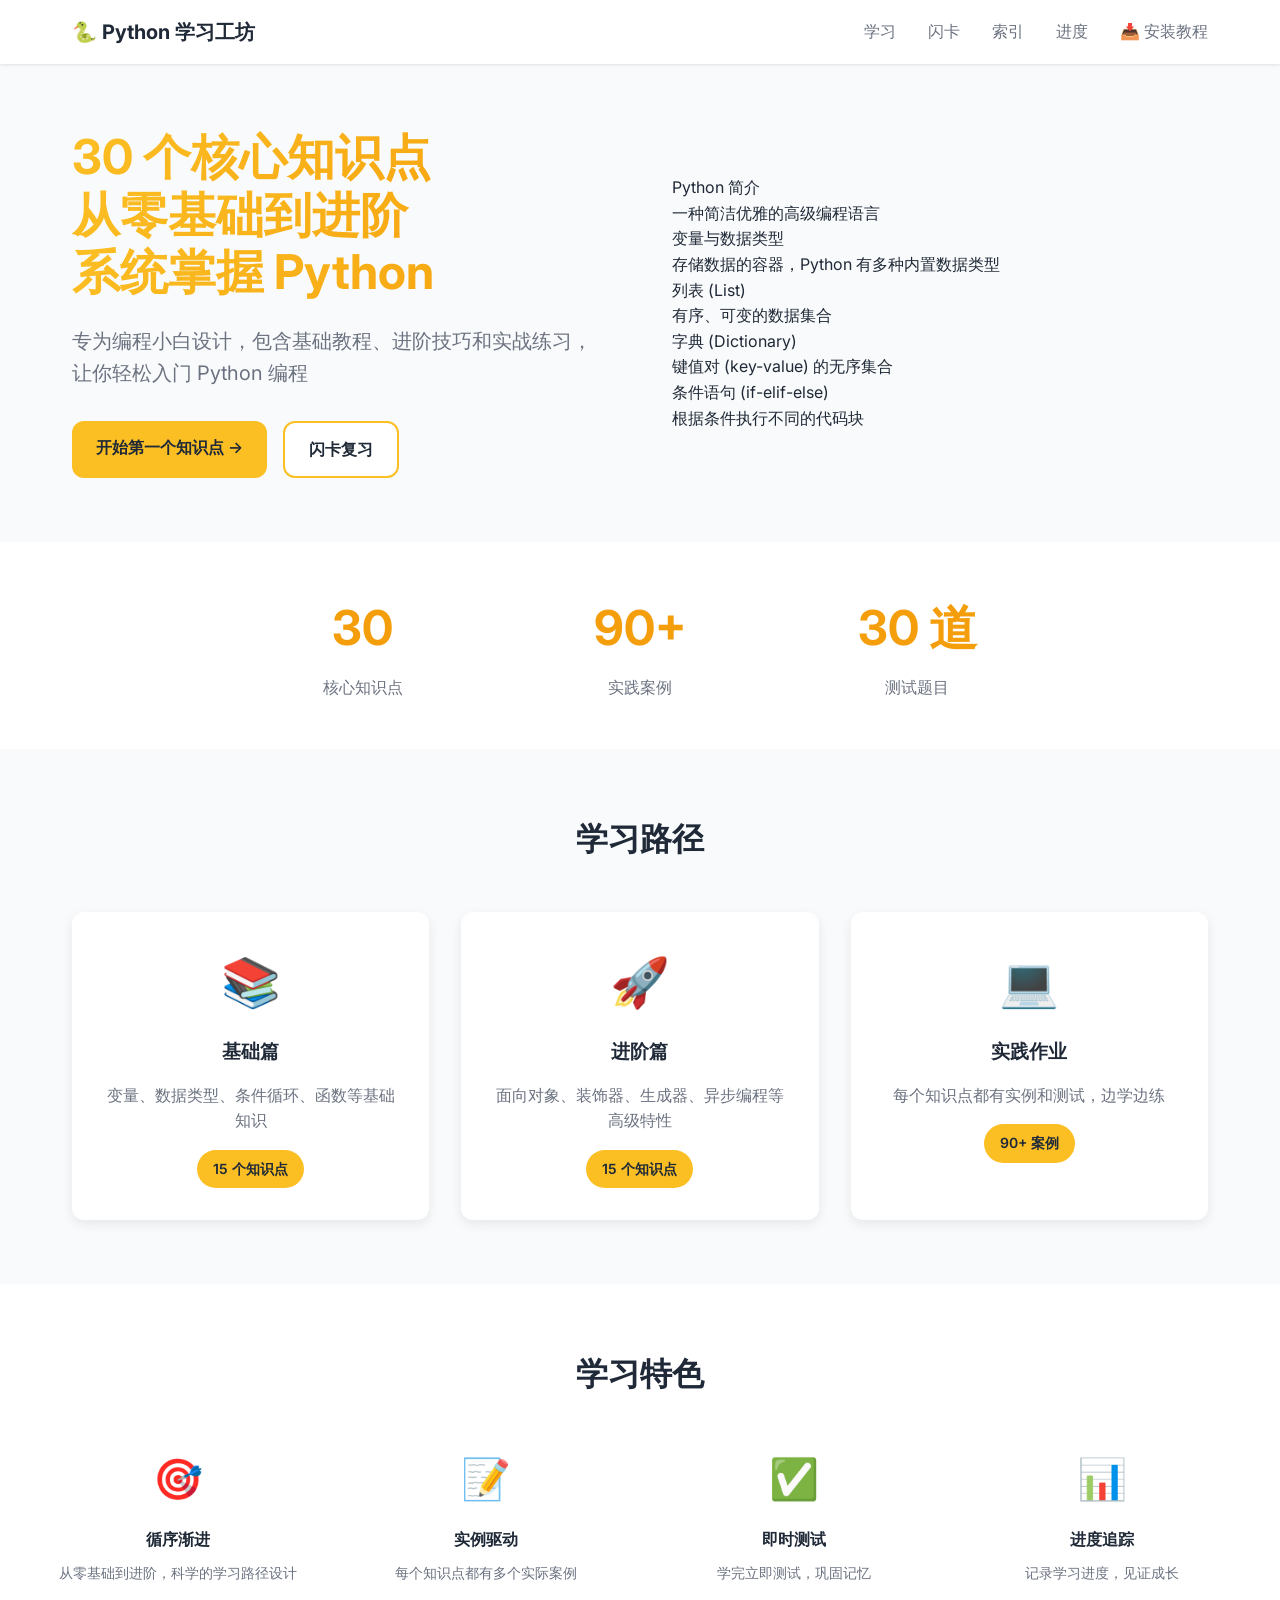
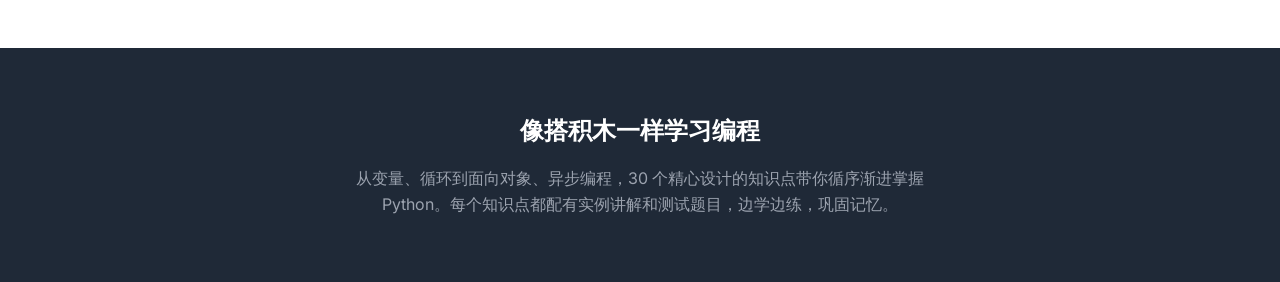
<file: index.html>
<!DOCTYPE html>
<html lang="zh-CN">
<head>
  <meta charset="UTF-8">
  <meta name="viewport" content="width=device-width, initial-scale=1.0">
  <title>Python 零基础学习工坊</title>

  <!-- SEO 基础 -->
  <meta name="description" content="从变量、循环到面向对象、异步编程，30 个精心设计的知识点带你循序渐进掌握 Python。每个知识点都配有实例讲解和测试题目，边学边练，巩固记忆。">
  <meta name="keywords" content="Python，编程，学习，教程，零基础，入门，知识点">
  <meta name="author" content="Python 学习工坊">
  <meta name="language" content="zh-CN">
  <meta name="robots" content="index, follow">
  <link rel="canonical" href="https://python-workshop.vercel.app/">

  <!-- Open Graph (微信分享) -->
  <meta property="og:title" content="淳の Python 学习工坊 - 零基础入门教程">
  <meta property="og:description" content="30 个核心知识点，从零基础到进阶，系统掌握 Python 编程。包含安装教程、基础篇、进阶篇和实践作业，专为编程小白设计！">
  <meta property="og:type" content="website">
  <meta property="og:url" content="https://python-workshop-chi.vercel.app/">
  <meta property="og:image" content="https://python-workshop-chi.vercel.app/og-image.png">
  <meta property="og:site_name" content="淳の Python 学习工坊">
  <meta property="og:locale" content="zh_CN">

  <!-- Twitter Card -->
  <meta name="twitter:card" content="summary_large_image">
  <meta name="twitter:title" content="淳の Python 学习工坊 - 零基础入门教程">
  <meta name="twitter:description" content="30 个核心知识点，从零基础到进阶，系统掌握 Python 编程">
  <meta name="twitter:image" content="https://python-workshop-chi.vercel.app/og-image.png">

  <!-- Favicon -->
  <link rel="icon" href="data:image/svg+xml,<svg xmlns='http://www.w3.org/2000/svg' viewBox='0 0 100 100'><text y='.9em' font-size='90'>🐍</text></svg>">

  <!-- PWA -->
  <link rel="manifest" href="/manifest.json">
  <meta name="theme-color" content="#FBBF24">
  <meta name="apple-mobile-web-app-capable" content="yes">
  <meta name="apple-mobile-web-app-status-bar-style" content="black-translucent">
  <meta name="apple-mobile-web-app-title" content="Python 学习">
  <link rel="apple-touch-icon" href="/icon-192.png">

  <!-- Google Fonts -->
  <link rel="preconnect" href="https://fonts.googleapis.com">
  <link rel="preconnect" href="https://fonts.gstatic.com" crossorigin>
  <link href="https://fonts.googleapis.com/css2?family=Inter:wght@300;400;500;600;700&display=swap" rel="stylesheet">

  <!-- 样式 -->
  <link rel="stylesheet" href="css/minimal.css">
</head>
<body>
  <header class="site-header">
    <nav class="nav-container">
      <a href="index.html" class="logo">🐍 Python 学习工坊</a>
      <div class="nav-links">
        <a href="learn.html">学习</a>
        <a href="flashcard.html">闪卡</a>
        <a href="roots.html">索引</a>
        <a href="progress.html">进度</a>
        <a href="install.html">📥 安装教程</a>
      </div>
    </nav>
  </header>

  <main>
    <!-- Hero Section -->
    <section class="hero">
      <div class="hero-content">
        <h1 class="hero-title" id="hero-title"></h1>
        <p class="hero-subtitle" id="hero-subtitle"></p>
        <div class="hero-cta">
          <a href="learn.html" class="btn btn-primary" id="cta-primary"></a>
          <a href="flashcard.html" class="btn btn-secondary" id="cta-secondary"></a>
        </div>
      </div>
      
      <!-- 动画演示区 -->
      <div class="hero-animation" id="hero-animation">
        <div class="code-preview">
          <div class="code-line"><span class="code-keyword">print</span>(<span class="code-string">"Hello, Python!"</span>)</div>
          <div class="code-line"><span class="code-keyword">def</span> <span class="code-function">greet</span>(name):</div>
          <div class="code-line code-indent"><span class="code-keyword">return</span> <span class="code-string">f"Hello, {name}!"</span></div>
          <div class="code-line"></div>
          <div class="code-line"><span class="code-keyword">for</span> i <span class="code-keyword">in</span> <span class="code-function">range</span>(<span class="code-number">3</span>):</div>
          <div class="code-line code-indent"><span class="code-function">print</span>(<span class="code-function">greet</span>(<span class="code-string">"Learner"</span>))</div>
        </div>
      </div>
    </section>

    <!-- 统计卡片 -->
    <section class="stats-section">
      <div class="stats-container" id="stats-container"></div>
    </section>

    <!-- 学习路径 -->
    <section class="learning-path">
      <h2 class="section-title">学习路径</h2>
      <div class="path-grid">
        <div class="path-card">
          <div class="path-icon">📚</div>
          <h3>基础篇</h3>
          <p>变量、数据类型、条件循环、函数等基础知识</p>
          <span class="path-count">15 个知识点</span>
        </div>
        <div class="path-card">
          <div class="path-icon">🚀</div>
          <h3>进阶篇</h3>
          <p>面向对象、装饰器、生成器、异步编程等高级特性</p>
          <span class="path-count">15 个知识点</span>
        </div>
        <div class="path-card">
          <div class="path-icon">💻</div>
          <h3>实践作业</h3>
          <p>每个知识点都有实例和测试，边学边练</p>
          <span class="path-count">90+ 案例</span>
        </div>
      </div>
    </section>

    <!-- 特色功能 -->
    <section class="features">
      <h2 class="section-title">学习特色</h2>
      <div class="feature-grid">
        <div class="feature-item">
          <div class="feature-icon">🎯</div>
          <h4>循序渐进</h4>
          <p>从零基础到进阶，科学的学习路径设计</p>
        </div>
        <div class="feature-item">
          <div class="feature-icon">📝</div>
          <h4>实例驱动</h4>
          <p>每个知识点都有多个实际案例</p>
        </div>
        <div class="feature-item">
          <div class="feature-icon">✅</div>
          <h4>即时测试</h4>
          <p>学完立即测试，巩固记忆</p>
        </div>
        <div class="feature-item">
          <div class="feature-icon">📊</div>
          <h4>进度追踪</h4>
          <p>记录学习进度，见证成长</p>
        </div>
      </div>
    </section>

    <!-- Footer -->
    <footer class="site-footer">
      <div class="footer-content">
        <h3 id="footer-tagline"></h3>
        <p id="footer-description"></p>
      </div>
    </footer>
  </main>

  <script src="js/siteConfig.js"></script>
  <script src="js/wordData.js"></script>
  <script>
    // 初始化首页内容
    document.addEventListener('DOMContentLoaded', function() {
      // Hero 区
      const heroTitle = document.getElementById('hero-title');
      if (heroTitle && siteConfig.hero.title) {
        heroTitle.innerHTML = siteConfig.hero.title.map(line => `<span class="title-line">${line}</span>`).join('');
      }
      
      const heroSubtitle = document.getElementById('hero-subtitle');
      if (heroSubtitle) heroSubtitle.textContent = siteConfig.hero.subtitle;
      
      const ctaPrimary = document.getElementById('cta-primary');
      if (ctaPrimary) ctaPrimary.textContent = siteConfig.cta.primary;
      
      const ctaSecondary = document.getElementById('cta-secondary');
      if (ctaSecondary) ctaSecondary.textContent = siteConfig.cta.secondary;
      
      // 统计卡片
      const statsContainer = document.getElementById('stats-container');
      if (statsContainer && siteConfig.stats) {
        statsContainer.innerHTML = siteConfig.stats.map(stat => `
          <div class="stat-card">
            <div class="stat-value">${stat.value}</div>
            <div class="stat-label">${stat.label}</div>
          </div>
        `).join('');
      }
      
      // Footer
      const footerTagline = document.getElementById('footer-tagline');
      if (footerTagline) footerTagline.textContent = siteConfig.footer.tagline;
      
      const footerDescription = document.getElementById('footer-description');
      if (footerDescription) footerDescription.textContent = siteConfig.footer.description;
      
      // 动画演示 - 动态加载知识点
      const animationContainer = document.getElementById('hero-animation');
      if (animationContainer && WordRoots && WordRoots.length > 0) {
        const demoCount = Math.min(siteConfig.hero.animation.demoCount || 5, WordRoots.length);
        let codeLines = [];
        
        for (let i = 0; i < demoCount; i++) {
          const item = WordRoots[i];
          codeLines.push(`<div class="anim-item" data-id="${item.id}">`);
          codeLines.push(`  <div class="anim-term">${item.root}</div>`);
          codeLines.push(`  <div class="anim-meaning">${item.meaning}</div>`);
          codeLines.push(`</div>`);
        }
        
        animationContainer.innerHTML = `<div class="anim-container">${codeLines.join('')}</div>`;
      }
    });
  </script>
</body>
</html>
</file>
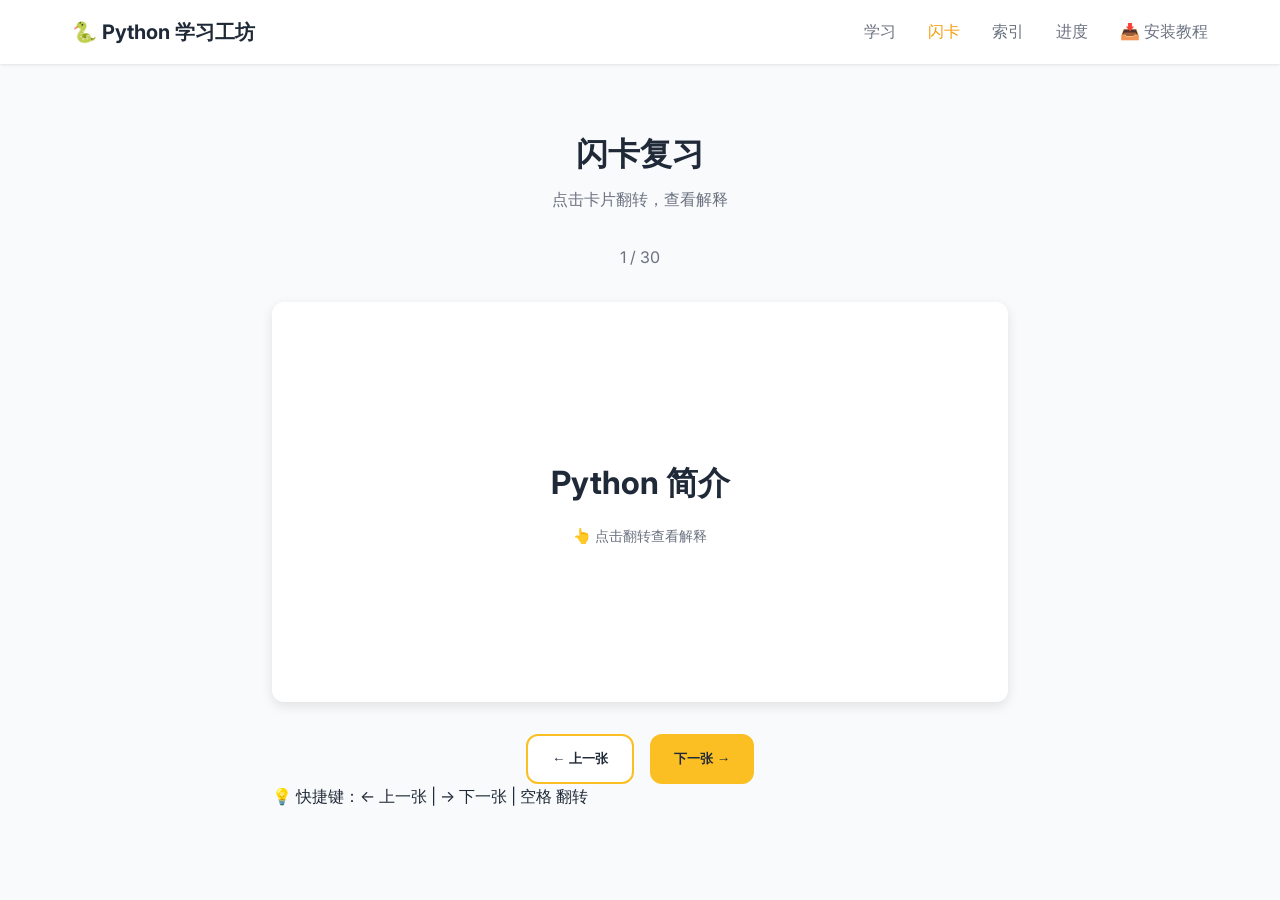
<file: flashcard.html>
<!DOCTYPE html>
<html lang="zh-CN">
<head>
  <meta charset="UTF-8">
  <meta name="viewport" content="width=device-width, initial-scale=1.0">
  <title>闪卡 - Python 零基础学习工坊</title>
  <meta name="description" content="使用闪卡快速复习 Python 知识点">
  <link rel="icon" href="data:image/svg+xml,<svg xmlns='http://www.w3.org/2000/svg' viewBox='0 0 100 100'><text y='.9em' font-size='90'>🐍</text></svg>">
  <link rel="manifest" href="/manifest.json">
  <meta name="theme-color" content="#FBBF24">
  <link href="https://fonts.googleapis.com/css2?family=Inter:wght@300;400;500;600;700&display=swap" rel="stylesheet">
  <link rel="stylesheet" href="css/minimal.css">
  <style>
    .flashcard-container { max-width: 800px; margin: 0 auto; padding: 2rem; }
    .flashcard { perspective: 1000px; height: 400px; cursor: pointer; margin: 2rem 0; }
    .flashcard-inner { position: relative; width: 100%; height: 100%; transition: transform 0.6s; transform-style: preserve-3d; }
    .flashcard.flipped .flashcard-inner { transform: rotateY(180deg); }
    .flashcard-front, .flashcard-back { position: absolute; width: 100%; height: 100%; backface-visibility: hidden; border-radius: 12px; padding: 2rem; box-shadow: 0 4px 12px rgba(0,0,0,0.1); }
    .flashcard-front { background: white; display: flex; flex-direction: column; justify-content: center; align-items: center; }
    .flashcard-back { background: #FBBF24; transform: rotateY(180deg); display: flex; flex-direction: column; justify-content: center; }
    .card-term { font-size: 2rem; font-weight: 700; margin-bottom: 1rem; text-align: center; }
    .card-hint { color: #6B7280; font-size: 0.9rem; }
    .card-definition { font-size: 1.2rem; line-height: 1.8; color: #1F2937; }
    .flashcard-nav { display: flex; justify-content: center; gap: 1rem; margin-top: 2rem; }
    .progress-indicator { text-align: center; color: #6B7280; margin: 1rem 0; }
  </style>
</head>
<body>
  <header class="site-header">
    <nav class="nav-container">
      <a href="index.html" class="logo">🐍 Python 学习工坊</a>
      <div class="nav-links">
        <a href="learn.html">学习</a>
        <a href="flashcard.html" class="active">闪卡</a>
        <a href="roots.html">索引</a>
        <a href="progress.html">进度</a>
        <a href="install.html">📥 安装教程</a>
      </div>
    </nav>
  </header>

  <main>
    <div class="flashcard-container">
      <h1 class="page-title">闪卡复习</h1>
      <p class="page-subtitle">点击卡片翻转，查看解释</p>
      
      <div class="progress-indicator">
        <span id="current-num">1</span> / <span id="total-num">30</span>
      </div>

      <div class="flashcard" onclick="this.classList.toggle('flipped')">
        <div class="flashcard-inner">
          <div class="flashcard-front">
            <div class="card-term" id="card-term">加载中...</div>
            <div class="card-hint">👆 点击翻转查看解释</div>
          </div>
          <div class="flashcard-back">
            <div class="card-definition" id="card-definition"></div>
          </div>
        </div>
      </div>

      <div class="flashcard-nav">
        <button class="btn btn-secondary" onclick="prevCard()">← 上一张</button>
        <button class="btn btn-primary" onclick="nextCard()">下一张 →</button>
      </div>

      <div class="keyboard-hint">
        <p>💡 快捷键：← 上一张 | → 下一张 | 空格 翻转</p>
      </div>
    </div>
  </main>

  <script src="js/wordData.js"></script>
  <script>
    let currentIndex = 0;

    function renderCard(index) {
      if (!WordRoots || index < 0 || index >= WordRoots.length) return;
      const item = WordRoots[index];
      document.getElementById('card-term').textContent = item.root;
      document.getElementById('card-definition').textContent = item.meaning + '\n\n' + item.description;
      document.getElementById('current-num').textContent = index + 1;
      document.getElementById('total-num').textContent = WordRoots.length;
      document.querySelector('.flashcard').classList.remove('flipped');
    }

    function nextCard() {
      if (currentIndex < WordRoots.length - 1) { currentIndex++; renderCard(currentIndex); }
    }

    function prevCard() {
      if (currentIndex > 0) { currentIndex--; renderCard(currentIndex); }
    }

    document.addEventListener('keydown', function(e) {
      if (e.key === 'ArrowRight') nextCard();
      else if (e.key === 'ArrowLeft') prevCard();
      else if (e.key === ' ') { e.preventDefault(); document.querySelector('.flashcard').classList.toggle('flipped'); }
    });

    document.addEventListener('DOMContentLoaded', function() { renderCard(currentIndex); });
  </script>
</body>
</html>
</file>
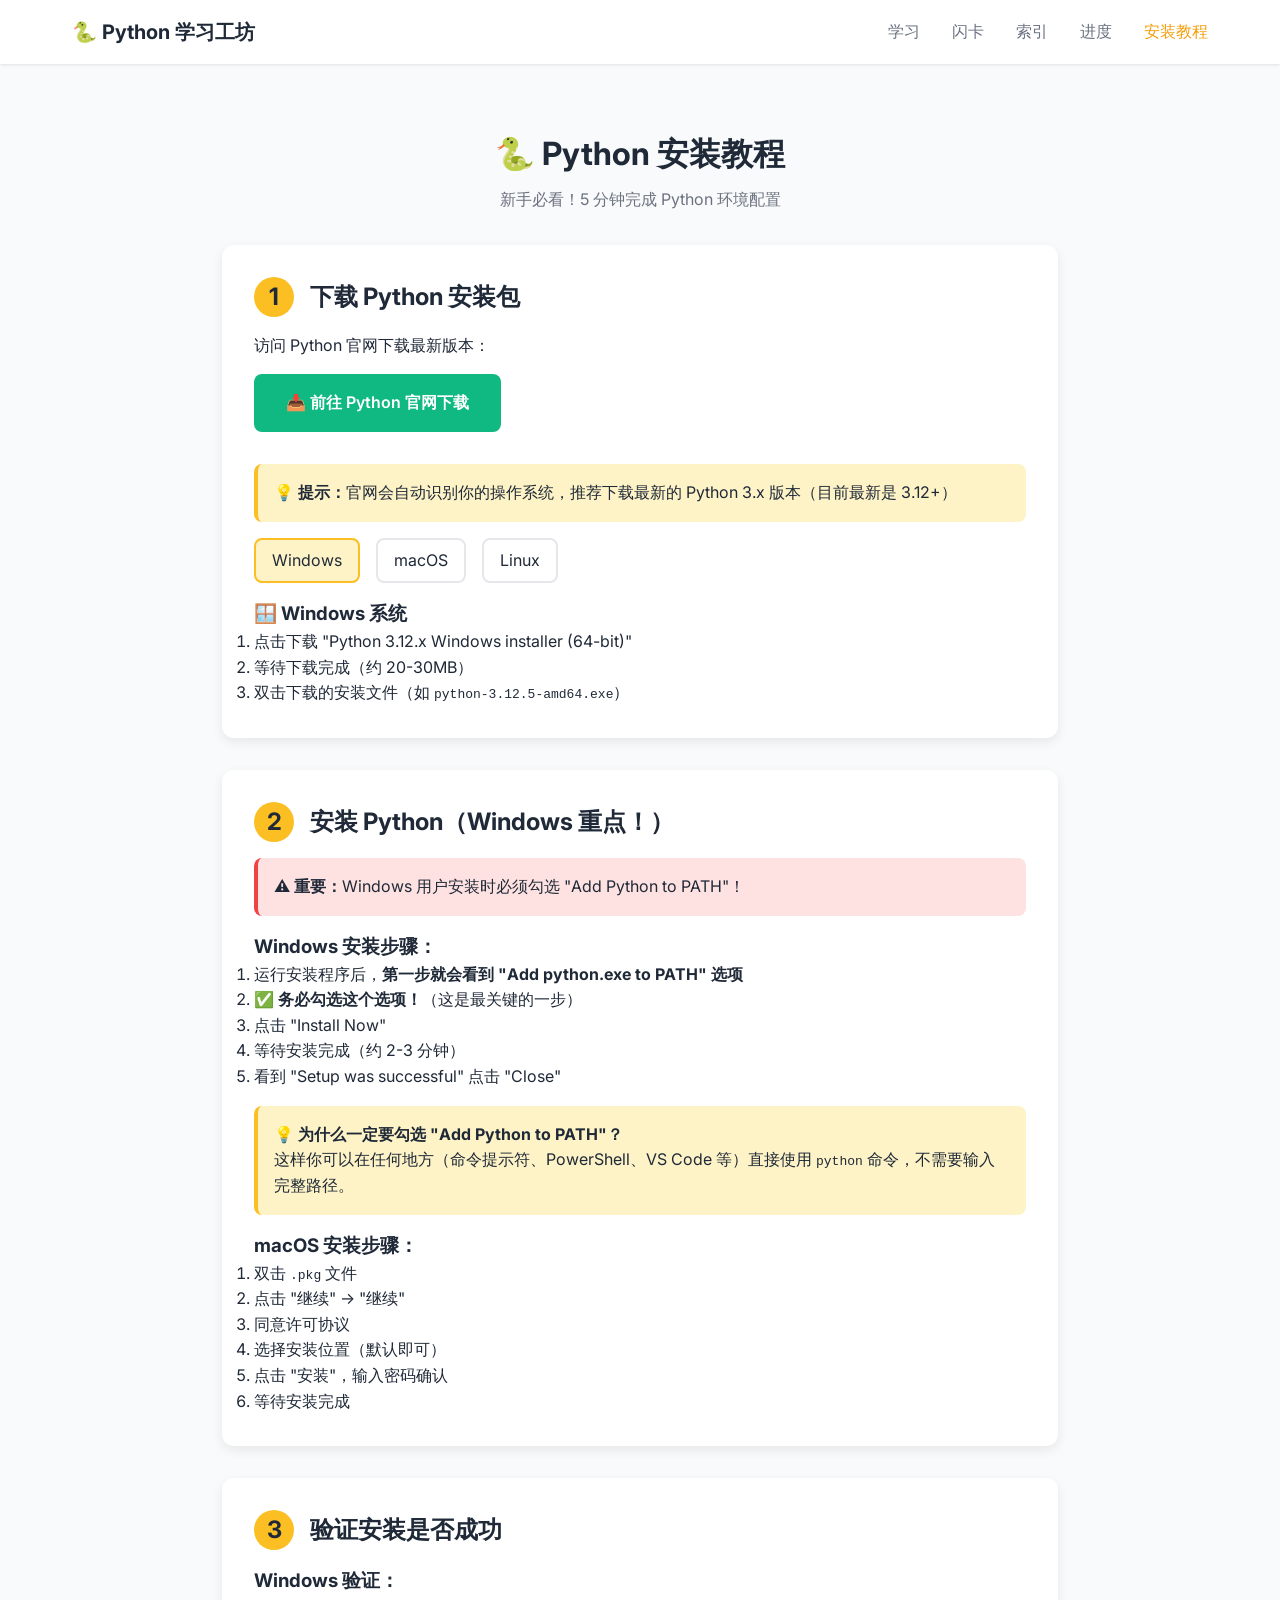
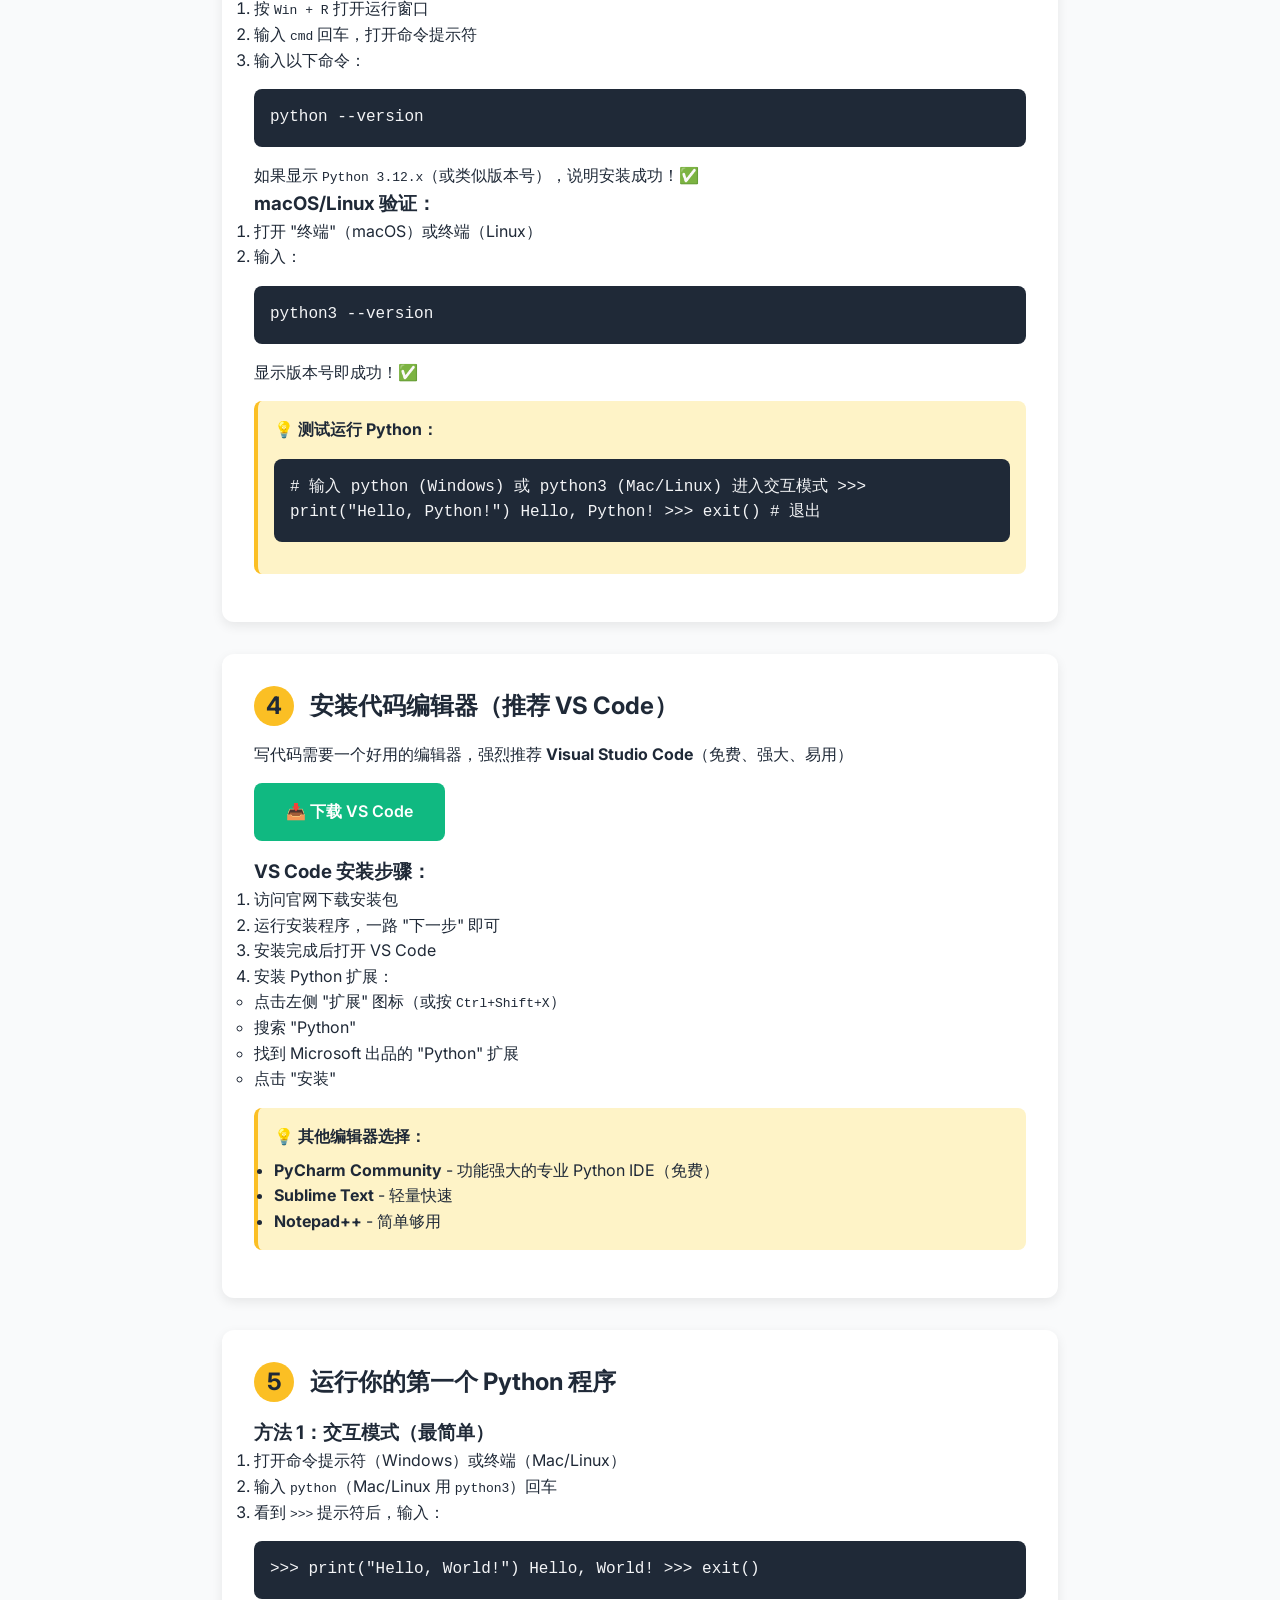
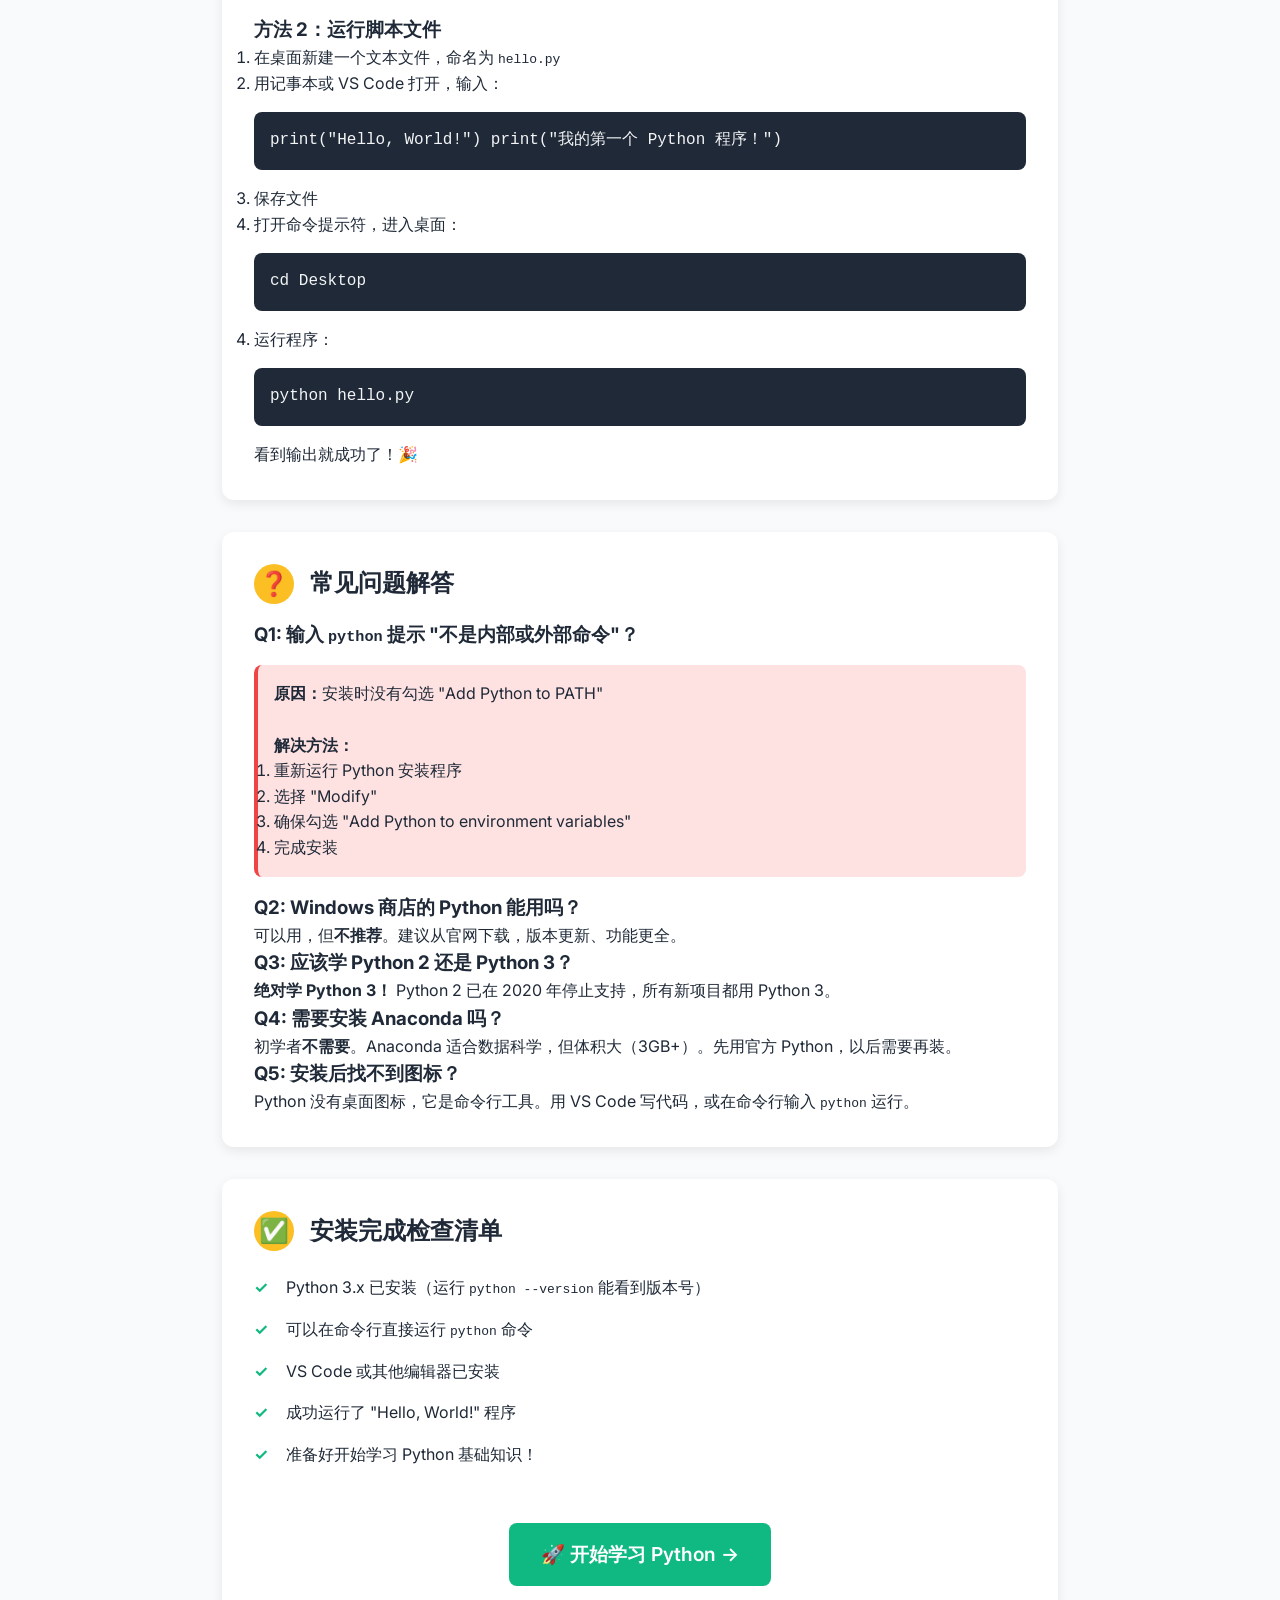
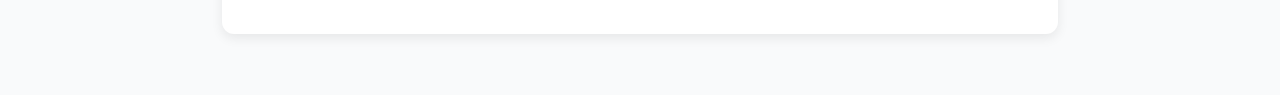
<file: install.html>
<!DOCTYPE html>
<html lang="zh-CN">
<head>
  <meta charset="UTF-8">
  <meta name="viewport" content="width=device-width, initial-scale=1.0">
  <title>安装 Python - Python 零基础学习工坊</title>
  <meta name="description" content="新手必看！超详细的 Python 安装教程，从零开始配置编程环境">
  <link rel="icon" href="data:image/svg+xml,<svg xmlns='http://www.w3.org/2000/svg' viewBox='0 0 100 100'><text y='.9em' font-size='90'>🐍</text></svg>">
  <link rel="manifest" href="/manifest.json">
  <meta name="theme-color" content="#FBBF24">
  <link href="https://fonts.googleapis.com/css2?family=Inter:wght@300;400;500;600;700&display=swap" rel="stylesheet">
  <link rel="stylesheet" href="css/minimal.css">
  <style>
    .install-container { max-width: 900px; margin: 0 auto; padding: 2rem; }
    .install-card { background: white; border-radius: 12px; padding: 2rem; margin-bottom: 2rem; box-shadow: 0 4px 12px rgba(0,0,0,0.08); }
    .step-number { display: inline-block; width: 40px; height: 40px; background: #FBBF24; border-radius: 50%; text-align: center; line-height: 40px; font-weight: 700; margin-right: 1rem; }
    .step-title { font-size: 1.5rem; font-weight: 700; margin-bottom: 1rem; display: flex; align-items: center; }
    .tip-box { background: #FEF3C7; border-left: 4px solid #FBBF24; padding: 1rem; border-radius: 8px; margin: 1rem 0; }
    .warning-box { background: #FEE2E2; border-left: 4px solid #EF4444; padding: 1rem; border-radius: 8px; margin: 1rem 0; }
    .download-btn { display: inline-block; background: #10B981; color: white; padding: 1rem 2rem; border-radius: 8px; font-weight: 600; margin: 1rem 0; }
    .download-btn:hover { background: #059669; }
    .code-block { background: #1F2937; color: #F3F4F6; padding: 1rem; border-radius: 8px; font-family: 'Courier New', monospace; margin: 1rem 0; }
    .check-list { list-style: none; }
    .check-list li { padding: 0.5rem 0; padding-left: 2rem; position: relative; }
    .check-list li:before { content: '✓'; position: absolute; left: 0; color: #10B981; font-weight: 700; }
    .os-tabs { display: flex; gap: 1rem; margin-bottom: 1rem; }
    .os-tab { padding: 0.5rem 1rem; border: 2px solid #E5E7EB; border-radius: 8px; cursor: pointer; }
    .os-tab.active { border-color: #FBBF24; background: #FEF3C7; }
    .os-content { display: none; }
    .os-content.active { display: block; }
  </style>
</head>
<body>
  <header class="site-header">
    <nav class="nav-container">
      <a href="index.html" class="logo">🐍 Python 学习工坊</a>
      <div class="nav-links">
        <a href="learn.html">学习</a>
        <a href="flashcard.html">闪卡</a>
        <a href="roots.html">索引</a>
        <a href="progress.html">进度</a>
        <a href="install.html" class="active">安装教程</a>
      </div>
    </nav>
  </header>

  <main>
    <div class="install-container">
      <h1 class="page-title">🐍 Python 安装教程</h1>
      <p class="page-subtitle">新手必看！5 分钟完成 Python 环境配置</p>

      <!-- 步骤 1：下载 -->
      <div class="install-card">
        <div class="step-title">
          <span class="step-number">1</span>
          下载 Python 安装包
        </div>
        
        <p>访问 Python 官网下载最新版本：</p>
        
        <a href="https://www.python.org/downloads/" target="_blank" class="download-btn">
          📥 前往 Python 官网下载
        </a>
        
        <div class="tip-box">
          <strong>💡 提示：</strong>官网会自动识别你的操作系统，推荐下载最新的 Python 3.x 版本（目前最新是 3.12+）
        </div>

        <div class="os-tabs">
          <div class="os-tab active" onclick="switchOS('windows')">Windows</div>
          <div class="os-tab" onclick="switchOS('mac')">macOS</div>
          <div class="os-tab" onclick="switchOS('linux')">Linux</div>
        </div>

        <div id="windows" class="os-content active">
          <h3>🪟 Windows 系统</h3>
          <ol>
            <li>点击下载 "Python 3.12.x Windows installer (64-bit)"</li>
            <li>等待下载完成（约 20-30MB）</li>
            <li>双击下载的安装文件（如 <code>python-3.12.5-amd64.exe</code>）</li>
          </ol>
        </div>

        <div id="mac" class="os-content">
          <h3>🍎 macOS 系统</h3>
          <ol>
            <li>点击下载 "macOS 64-bit universal2 installer"</li>
            <li>等待下载完成（约 30MB）</li>
            <li>双击下载的 <code>.pkg</code> 文件</li>
          </ol>
        </div>

        <div id="linux" class="os-content">
          <h3>🐧 Linux 系统</h3>
          <p>大多数 Linux 系统已预装 Python，使用包管理器安装：</p>
          <div class="code-block">
# Ubuntu/Debian
sudo apt update
sudo apt install python3 python3-pip

# CentOS/RHEL
sudo yum install python3 python3-pip

# Arch Linux
sudo pacman -S python python-pip
          </div>
        </div>
      </div>

      <!-- 步骤 2：安装 -->
      <div class="install-card">
        <div class="step-title">
          <span class="step-number">2</span>
          安装 Python（Windows 重点！）
        </div>

        <div class="warning-box">
          <strong>⚠️ 重要：</strong>Windows 用户安装时必须勾选 "Add Python to PATH"！
        </div>

        <h3>Windows 安装步骤：</h3>
        <ol>
          <li>运行安装程序后，<strong>第一步就会看到 "Add python.exe to PATH" 选项</strong></li>
          <li><strong>✅ 务必勾选这个选项！</strong>（这是最关键的一步）</li>
          <li>点击 "Install Now"</li>
          <li>等待安装完成（约 2-3 分钟）</li>
          <li>看到 "Setup was successful" 点击 "Close"</li>
        </ol>

        <div class="tip-box">
          <strong>💡 为什么一定要勾选 "Add Python to PATH"？</strong><br>
          这样你可以在任何地方（命令提示符、PowerShell、VS Code 等）直接使用 <code>python</code> 命令，不需要输入完整路径。
        </div>

        <h3>macOS 安装步骤：</h3>
        <ol>
          <li>双击 <code>.pkg</code> 文件</li>
          <li>点击 "继续" → "继续"</li>
          <li>同意许可协议</li>
          <li>选择安装位置（默认即可）</li>
          <li>点击 "安装"，输入密码确认</li>
          <li>等待安装完成</li>
        </ol>
      </div>

      <!-- 步骤 3：验证 -->
      <div class="install-card">
        <div class="step-title">
          <span class="step-number">3</span>
          验证安装是否成功
        </div>

        <h3>Windows 验证：</h3>
        <ol>
          <li>按 <code>Win + R</code> 打开运行窗口</li>
          <li>输入 <code>cmd</code> 回车，打开命令提示符</li>
          <li>输入以下命令：</li>
        </ol>
        <div class="code-block">
python --version
        </div>
        <p>如果显示 <code>Python 3.12.x</code>（或类似版本号），说明安装成功！✅</p>

        <h3>macOS/Linux 验证：</h3>
        <ol>
          <li>打开 "终端"（macOS）或终端（Linux）</li>
          <li>输入：</li>
        </ol>
        <div class="code-block">
python3 --version
        </div>
        <p>显示版本号即成功！✅</p>

        <div class="tip-box">
          <strong>💡 测试运行 Python：</strong>
          <div class="code-block">
# 输入 python (Windows) 或 python3 (Mac/Linux) 进入交互模式
>>> print("Hello, Python!")
Hello, Python!
>>> exit()  # 退出
          </div>
        </div>
      </div>

      <!-- 步骤 4：安装编辑器 -->
      <div class="install-card">
        <div class="step-title">
          <span class="step-number">4</span>
          安装代码编辑器（推荐 VS Code）
        </div>

        <p>写代码需要一个好用的编辑器，强烈推荐 <strong>Visual Studio Code</strong>（免费、强大、易用）</p>

        <a href="https://code.visualstudio.com/" target="_blank" class="download-btn">
          📥 下载 VS Code
        </a>

        <h3>VS Code 安装步骤：</h3>
        <ol>
          <li>访问官网下载安装包</li>
          <li>运行安装程序，一路 "下一步" 即可</li>
          <li>安装完成后打开 VS Code</li>
          <li>安装 Python 扩展：
            <ul>
              <li>点击左侧 "扩展" 图标（或按 <code>Ctrl+Shift+X</code>）</li>
              <li>搜索 "Python"</li>
              <li>找到 Microsoft 出品的 "Python" 扩展</li>
              <li>点击 "安装"</li>
            </ul>
          </li>
        </ol>

        <div class="tip-box">
          <strong>💡 其他编辑器选择：</strong>
          <ul style="margin-top: 0.5rem;">
            <li><strong>PyCharm Community</strong> - 功能强大的专业 Python IDE（免费）</li>
            <li><strong>Sublime Text</strong> - 轻量快速</li>
            <li><strong>Notepad++</strong> - 简单够用</li>
          </ul>
        </div>
      </div>

      <!-- 步骤 5：第一个程序 -->
      <div class="install-card">
        <div class="step-title">
          <span class="step-number">5</span>
          运行你的第一个 Python 程序
        </div>

        <h3>方法 1：交互模式（最简单）</h3>
        <ol>
          <li>打开命令提示符（Windows）或终端（Mac/Linux）</li>
          <li>输入 <code>python</code>（Mac/Linux 用 <code>python3</code>）回车</li>
          <li>看到 <code>>>></code> 提示符后，输入：</li>
        </ol>
        <div class="code-block">
>>> print("Hello, World!")
Hello, World!
>>> exit()
        </div>

        <h3>方法 2：运行脚本文件</h3>
        <ol>
          <li>在桌面新建一个文本文件，命名为 <code>hello.py</code></li>
          <li>用记事本或 VS Code 打开，输入：</li>
        </ol>
        <div class="code-block">
print("Hello, World!")
print("我的第一个 Python 程序！")
        </div>
        <ol start="3">
          <li>保存文件</li>
          <li>打开命令提示符，进入桌面：</li>
        </ol>
        <div class="code-block">
cd Desktop
        </div>
        <ol start="4">
          <li>运行程序：</li>
        </ol>
        <div class="code-block">
python hello.py
        </div>
        <p>看到输出就成功了！🎉</p>
      </div>

      <!-- 常见问题 -->
      <div class="install-card">
        <div class="step-title">
          <span class="step-number">❓</span>
          常见问题解答
        </div>

        <h3>Q1: 输入 <code>python</code> 提示 "不是内部或外部命令"？</h3>
        <div class="warning-box">
          <strong>原因：</strong>安装时没有勾选 "Add Python to PATH"<br><br>
          <strong>解决方法：</strong>
          <ol>
            <li>重新运行 Python 安装程序</li>
            <li>选择 "Modify"</li>
            <li>确保勾选 "Add Python to environment variables"</li>
            <li>完成安装</li>
          </ol>
        </div>

        <h3>Q2: Windows 商店的 Python 能用吗？</h3>
        <p>可以用，但<strong>不推荐</strong>。建议从官网下载，版本更新、功能更全。</p>

        <h3>Q3: 应该学 Python 2 还是 Python 3？</h3>
        <p><strong>绝对学 Python 3！</strong> Python 2 已在 2020 年停止支持，所有新项目都用 Python 3。</p>

        <h3>Q4: 需要安装 Anaconda 吗？</h3>
        <p>初学者<strong>不需要</strong>。Anaconda 适合数据科学，但体积大（3GB+）。先用官方 Python，以后需要再装。</p>

        <h3>Q5: 安装后找不到图标？</h3>
        <p>Python 没有桌面图标，它是命令行工具。用 VS Code 写代码，或在命令行输入 <code>python</code> 运行。</p>
      </div>

      <!-- 检查清单 -->
      <div class="install-card">
        <div class="step-title">
          <span class="step-number">✅</span>
          安装完成检查清单
        </div>

        <ul class="check-list">
          <li>Python 3.x 已安装（运行 <code>python --version</code> 能看到版本号）</li>
          <li>可以在命令行直接运行 <code>python</code> 命令</li>
          <li>VS Code 或其他编辑器已安装</li>
          <li>成功运行了 "Hello, World!" 程序</li>
          <li>准备好开始学习 Python 基础知识！</li>
        </ul>

        <div style="text-align: center; margin-top: 2rem;">
          <a href="learn.html" class="download-btn" style="font-size: 1.2rem;">
            🚀 开始学习 Python →
          </a>
        </div>
      </div>
    </div>
  </main>

  <script>
    function switchOS(os) {
      // 切换标签样式
      document.querySelectorAll('.os-tab').forEach(tab => tab.classList.remove('active'));
      event.target.classList.add('active');
      
      // 切换内容显示
      document.querySelectorAll('.os-content').forEach(content => content.classList.remove('active'));
      document.getElementById(os).classList.add('active');
    }
  </script>
</body>
</html>
</file>
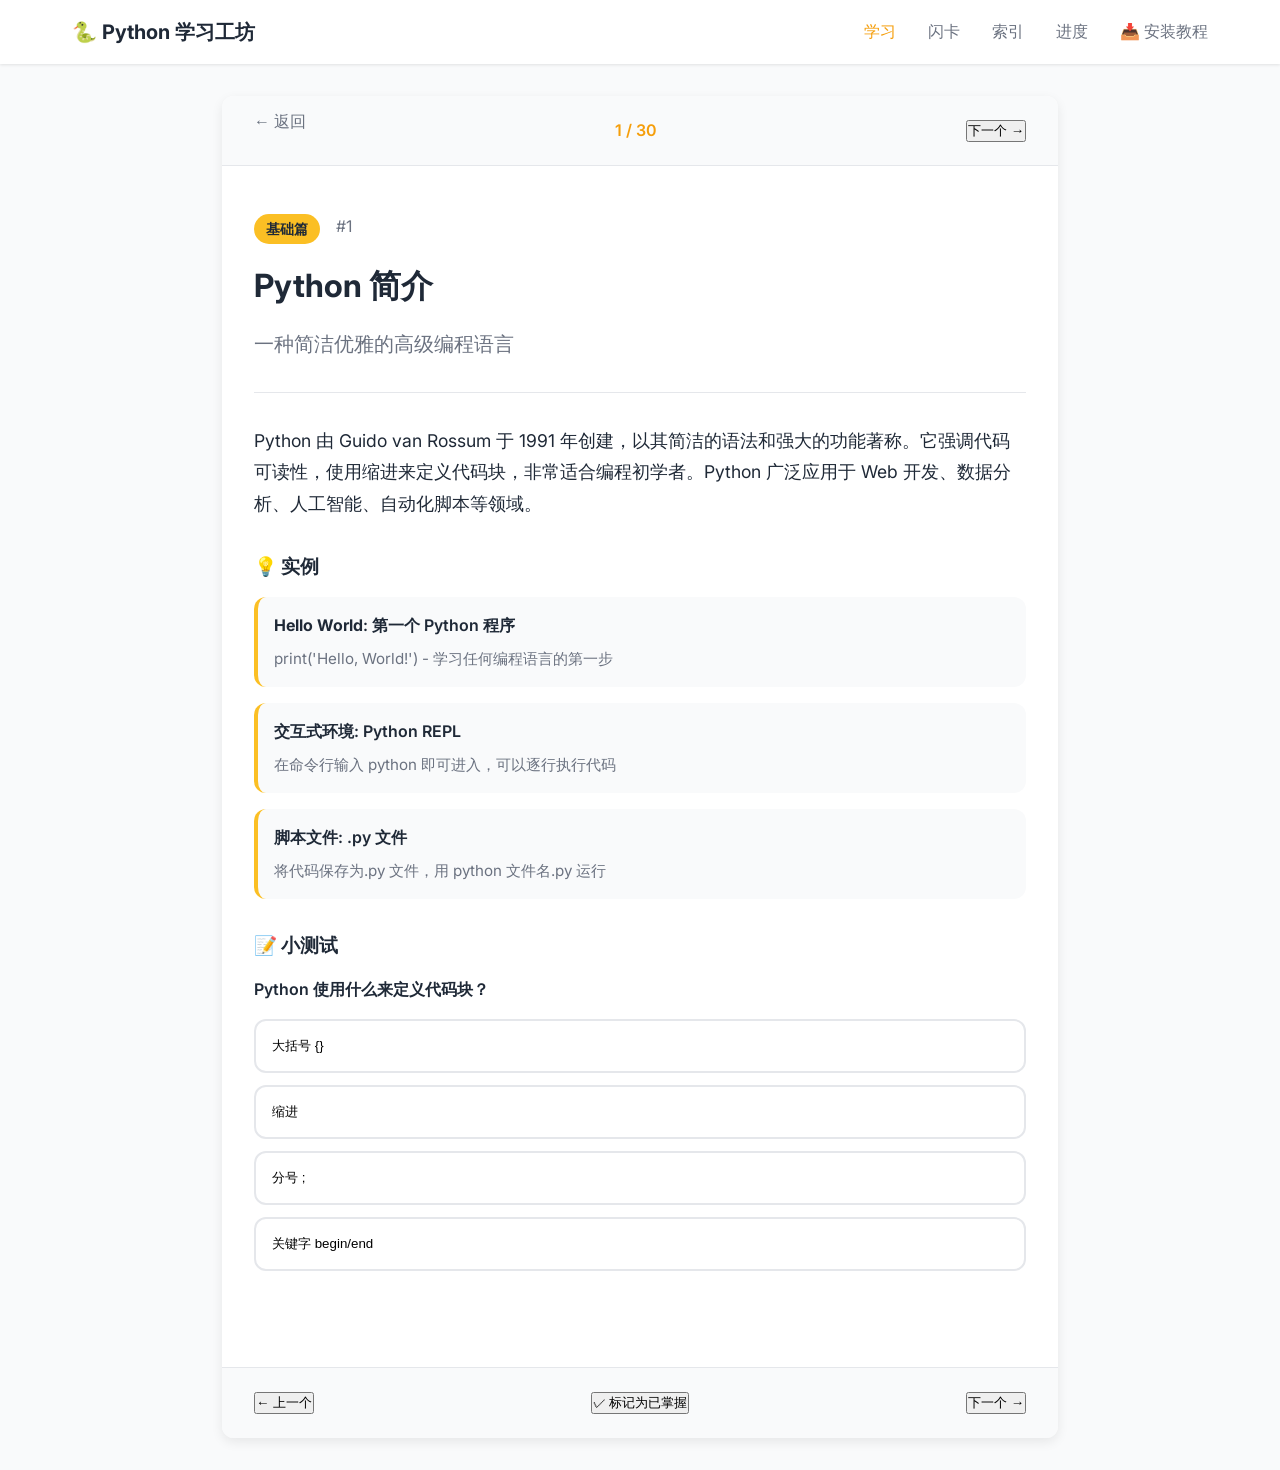
<file: learn.html>
<!DOCTYPE html>
<html lang="zh-CN">
<head>
  <meta charset="UTF-8">
  <meta name="viewport" content="width=device-width, initial-scale=1.0">
  <title>学习 - Python 零基础学习工坊</title>

  <!-- SEO -->
  <meta name="description" content="渐进式学习 Python 知识点，从基础到进阶">
  <meta name="keywords" content="Python，学习，教程">
  <meta name="robots" content="index, follow">

  <!-- Favicon -->
  <link rel="icon" href="data:image/svg+xml,<svg xmlns='http://www.w3.org/2000/svg' viewBox='0 0 100 100'><text y='.9em' font-size='90'>🐍</text></svg>">

  <!-- PWA -->
  <link rel="manifest" href="/manifest.json">
  <meta name="theme-color" content="#FBBF24">

  <!-- Google Fonts -->
  <link href="https://fonts.googleapis.com/css2?family=Inter:wght@300;400;500;600;700&display=swap" rel="stylesheet">

  <!-- 样式 -->
  <link rel="stylesheet" href="css/minimal.css">
</head>
<body>
  <header class="site-header">
    <nav class="nav-container">
      <a href="index.html" class="logo">🐍 Python 学习工坊</a>
      <div class="nav-links">
        <a href="learn.html" class="active">学习</a>
        <a href="flashcard.html">闪卡</a>
        <a href="roots.html">索引</a>
        <a href="progress.html">进度</a>
        <a href="install.html">📥 安装教程</a>
      </div>
    </nav>
  </header>

  <main class="learn-page">
    <div class="learn-container">
      <div class="learn-header">
        <button class="btn-back" onclick="history.back()">← 返回</button>
        <div class="learn-progress">
          <span id="current-index">1</span> / <span id="total-count">30</span>
        </div>
        <button class="btn-next" onclick="nextCard()">下一个 →</button>
      </div>

      <div class="learn-card" id="learn-card">
        <div class="card-header">
          <span class="card-origin" id="card-origin">基础篇</span>
          <span class="card-id" id="card-id">#1</span>
        </div>
        
        <h2 class="card-title" id="card-title">加载中...</h2>
        
        <div class="card-meaning" id="card-meaning"></div>
        
        <div class="card-description" id="card-description"></div>
        
        <div class="card-examples">
          <h3>💡 实例</h3>
          <div class="examples-list" id="examples-list"></div>
        </div>
        
        <div class="card-quiz">
          <h3>📝 小测试</h3>
          <div class="quiz-question" id="quiz-question"></div>
          <div class="quiz-options" id="quiz-options"></div>
          <div class="quiz-feedback" id="quiz-feedback"></div>
        </div>
      </div>

      <div class="learn-navigation">
        <button class="btn-nav" onclick="prevCard()">← 上一个</button>
        <button class="btn-mark" onclick="toggleMastered()">✓ 标记为已掌握</button>
        <button class="btn-nav" onclick="nextCard()">下一个 →</button>
      </div>
    </div>
  </main>

  <script src="js/siteConfig.js"></script>
  <script src="js/wordData.js"></script>
  <script src="js/storage.js"></script>
  <script>
    let currentIndex = 0;

    function renderCard(index) {
      if (!WordRoots || index < 0 || index >= WordRoots.length) return;
      
      const item = WordRoots[index];
      
      document.getElementById('current-index').textContent = index + 1;
      document.getElementById('total-count').textContent = WordRoots.length;
      document.getElementById('card-origin').textContent = item.origin;
      document.getElementById('card-id').textContent = '#' + item.id;
      document.getElementById('card-title').textContent = item.root;
      document.getElementById('card-meaning').textContent = item.meaning;
      document.getElementById('card-description').textContent = item.description;
      
      // 实例
      const examplesList = document.getElementById('examples-list');
      if (examplesList && item.examples) {
        examplesList.innerHTML = item.examples.map(ex => `
          <div class="example-item">
            <div class="example-word"><strong>${ex.word}</strong>: ${ex.meaning}</div>
            <div class="example-explanation">${ex.explanation}</div>
          </div>
        `).join('');
      }
      
      // 测试题
      const quizQuestion = document.getElementById('quiz-question');
      const quizOptions = document.getElementById('quiz-options');
      const quizFeedback = document.getElementById('quiz-feedback');
      
      if (quizQuestion && quizOptions && item.quiz) {
        quizQuestion.textContent = item.quiz.question;
        quizOptions.innerHTML = item.quiz.options.map((opt, i) => `
          <button class="quiz-option" onclick="checkAnswer(${i}, ${item.quiz.correctAnswer})">${opt}</button>
        `).join('');
        quizFeedback.textContent = '';
        quizFeedback.className = 'quiz-feedback';
      }
      
      // 更新标记状态
      const markBtn = document.querySelector('.btn-mark');
      if (markBtn && ProgressStorage.isMastered(item.id)) {
        markBtn.textContent = '✓ 已掌握';
        markBtn.classList.add('mastered');
      } else if (markBtn) {
        markBtn.textContent = '✓ 标记为已掌握';
        markBtn.classList.remove('mastered');
      }
      
      // 滚动到顶部
      window.scrollTo(0, 0);
    }

    function nextCard() {
      if (currentIndex < WordRoots.length - 1) {
        currentIndex++;
        renderCard(currentIndex);
        ProgressStorage.setProgress(currentIndex);
      }
    }

    function prevCard() {
      if (currentIndex > 0) {
        currentIndex--;
        renderCard(currentIndex);
      }
    }

    function checkAnswer(selected, correct) {
      const feedback = document.getElementById('quiz-feedback');
      const options = document.querySelectorAll('.quiz-option');
      
      options.forEach((opt, i) => {
        opt.disabled = true;
        if (i === correct) opt.classList.add('correct');
        else if (i === selected && selected !== correct) opt.classList.add('incorrect');
      });
      
      if (selected === correct) {
        feedback.textContent = '✅ 回答正确！';
        feedback.classList.add('correct');
      } else {
        feedback.textContent = '❌ 不对哦，正确答案已标绿';
        feedback.classList.add('incorrect');
      }
    }

    function toggleMastered() {
      const item = WordRoots[currentIndex];
      const markBtn = document.querySelector('.btn-mark');
      
      if (ProgressStorage.isMastered(item.id)) {
        ProgressStorage.unmarkMastered(item.id);
        markBtn.textContent = '✓ 标记为已掌握';
        markBtn.classList.remove('mastered');
      } else {
        ProgressStorage.markMastered(item.id);
        markBtn.textContent = '✓ 已掌握';
        markBtn.classList.add('mastered');
      }
    }

    // 初始化
    document.addEventListener('DOMContentLoaded', function() {
      const saved = ProgressStorage.getProgress();
      if (saved && saved.current < WordRoots.length) {
        currentIndex = saved.current;
      }
      renderCard(currentIndex);
    });

    // 键盘导航
    document.addEventListener('keydown', function(e) {
      if (e.key === 'ArrowRight') nextCard();
      else if (e.key === 'ArrowLeft') prevCard();
    });
  </script>
</body>
</html>
</file>
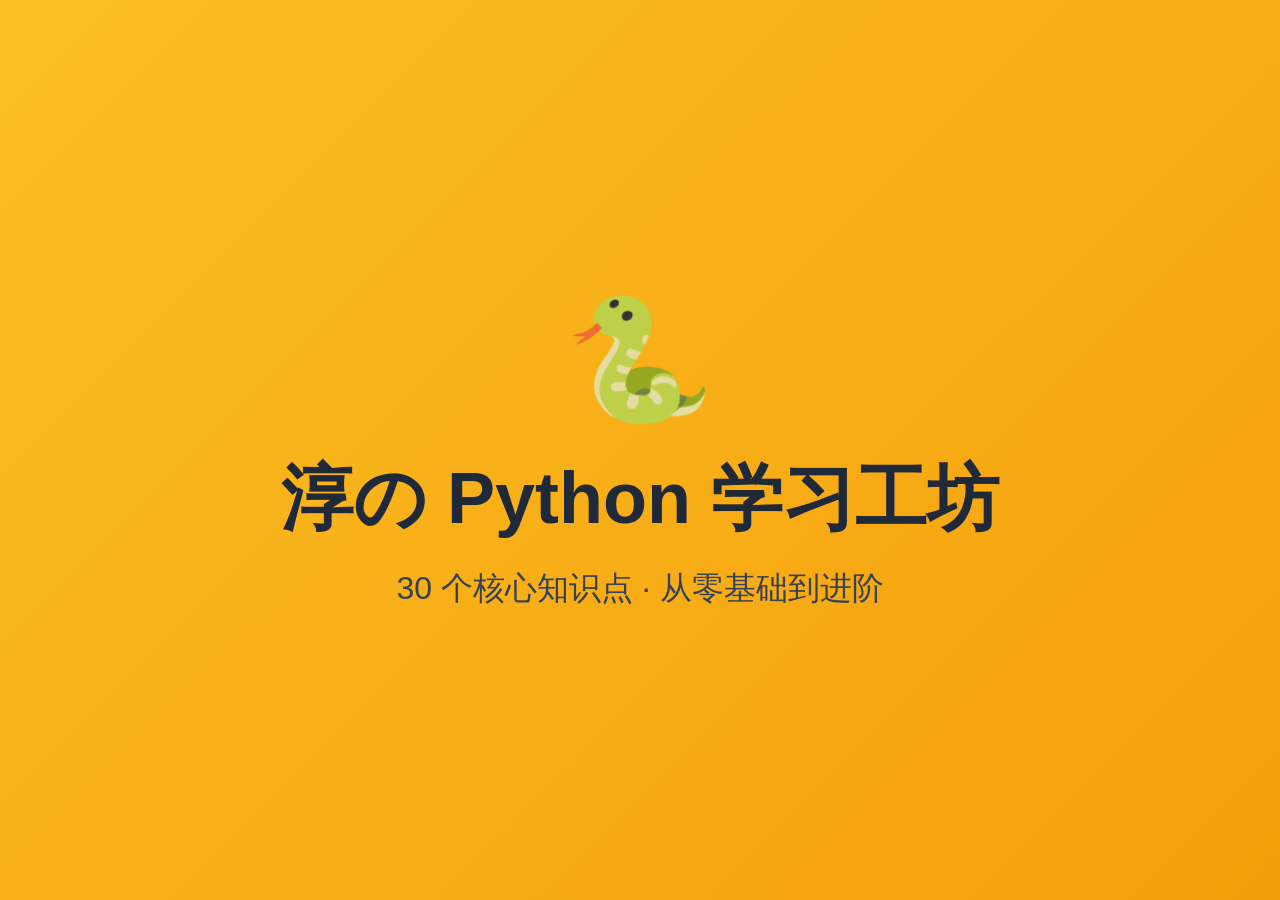
<file: og-image-generate.html>
<!DOCTYPE html>
<html>
<head>
  <meta charset="UTF-8">
</head>
<body style="margin:0;padding:0;display:flex;justify-content:center;align-items:center;height:100vh;background:linear-gradient(135deg,#FBBF24 0%,#F59E0B 100%);font-family:'Inter',sans-serif;">
  <div style="text-align:center;color:#1F2937;">
    <div style="font-size:120px;margin-bottom:20px;">🐍</div>
    <h1 style="font-size:72px;margin:0;font-weight:700;">淳の Python 学习工坊</h1>
    <p style="font-size:32px;margin:20px 0 0;color:#374151;">30 个核心知识点 · 从零基础到进阶</p>
  </div>
</body>
</html>
</file>
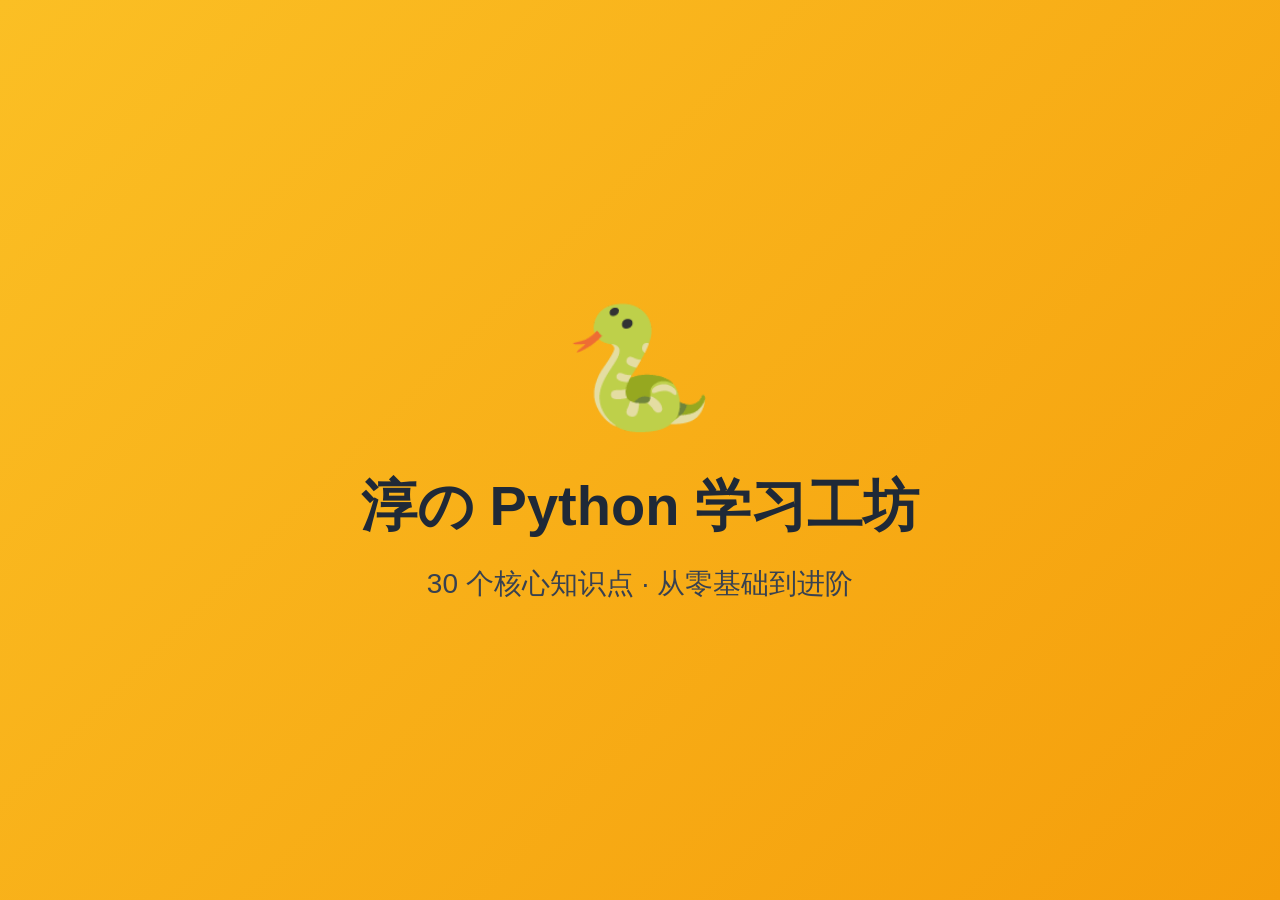
<file: og-image.html>
<!DOCTYPE html>
<html lang="zh-CN">
<head>
  <meta charset="UTF-8">
  <meta name="viewport" content="width=1200, height=630">
  <title>分享图生成</title>
  <style>
    * { margin: 0; padding: 0; box-sizing: border-box; }
    body {
      display: flex;
      justify-content: center;
      align-items: center;
      min-height: 100vh;
      background: linear-gradient(135deg, #FBBF24 0%, #F59E0B 100%);
      font-family: -apple-system, BlinkMacSystemFont, 'Segoe UI', Roboto, sans-serif;
    }
    .container {
      text-align: center;
      padding: 60px;
    }
    .emoji {
      font-size: 120px;
      display: block;
      margin-bottom: 30px;
    }
    h1 {
      font-size: 56px;
      font-weight: 700;
      color: #1F2937;
      margin-bottom: 20px;
    }
    p {
      font-size: 28px;
      color: #374151;
    }
  </style>
</head>
<body>
  <div class="container">
    <span class="emoji">🐍</span>
    <h1>淳の Python 学习工坊</h1>
    <p>30 个核心知识点 · 从零基础到进阶</p>
  </div>
</body>
</html>
</file>
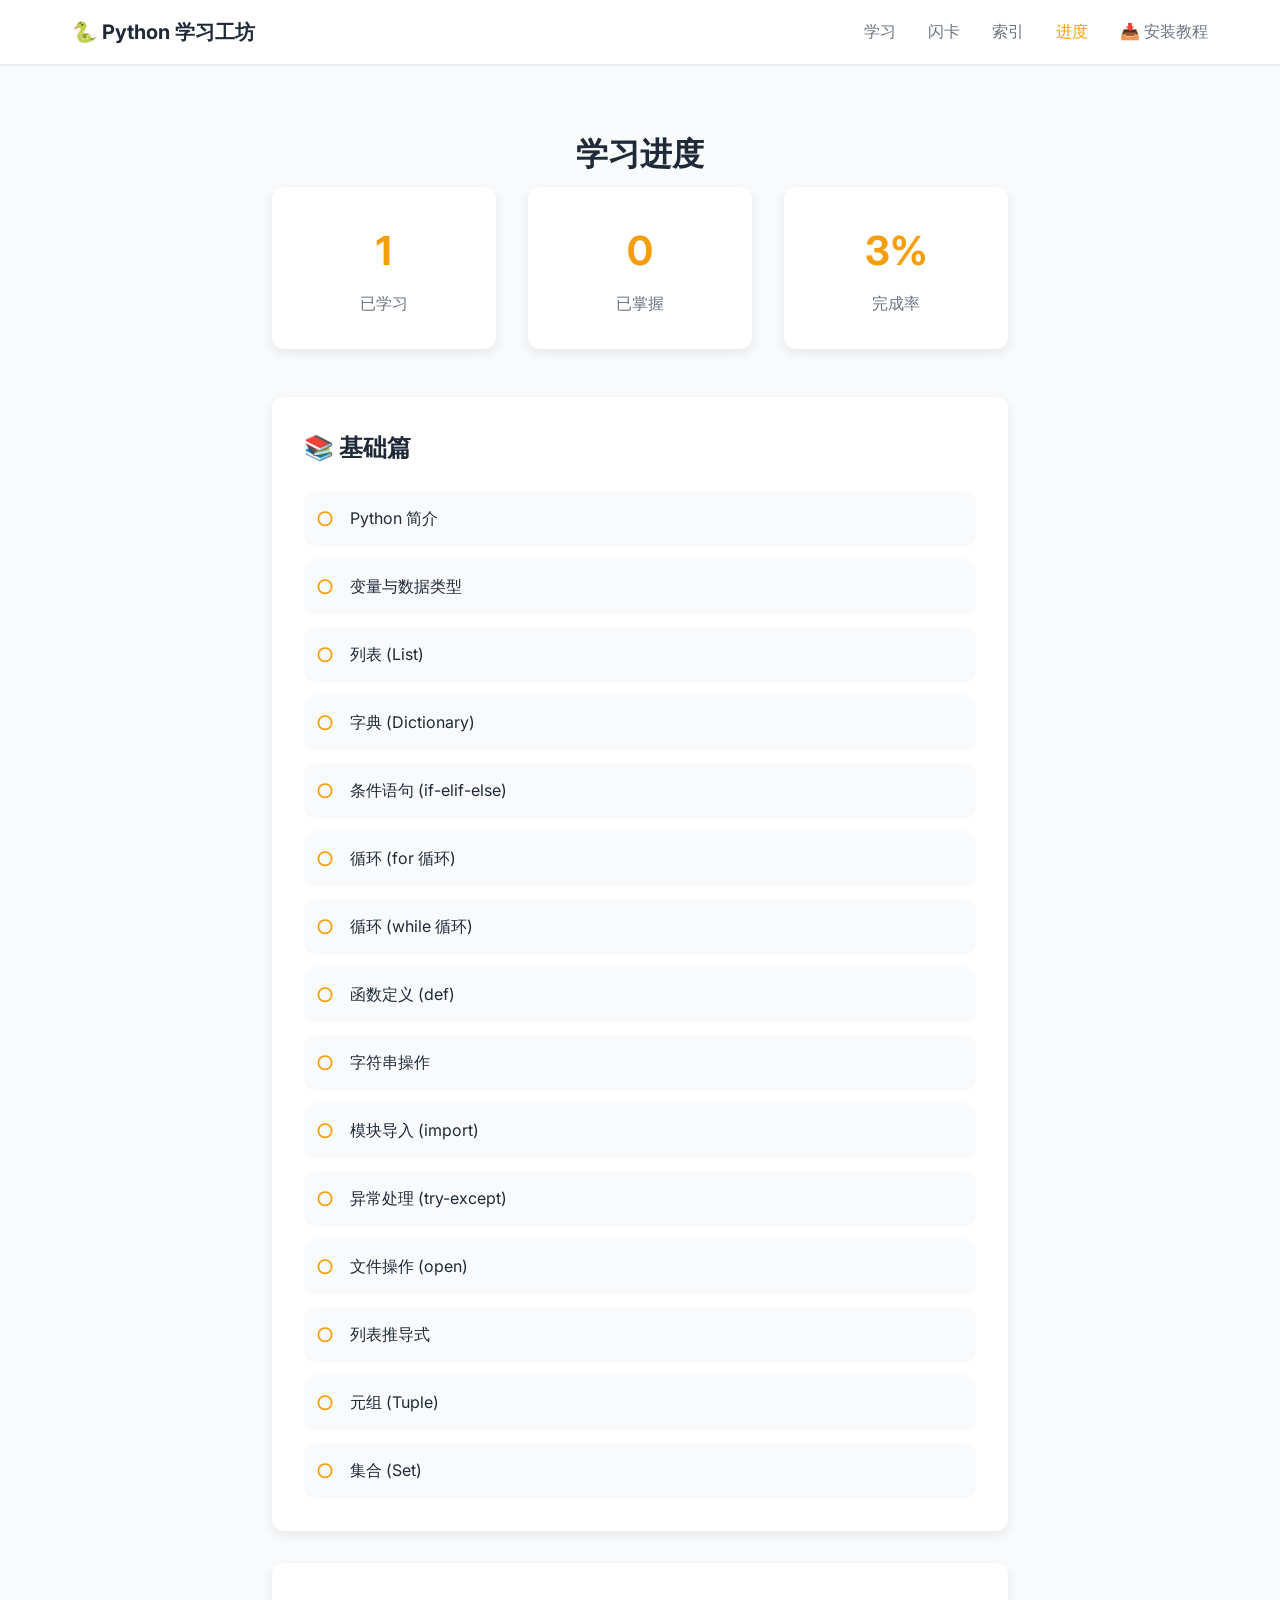
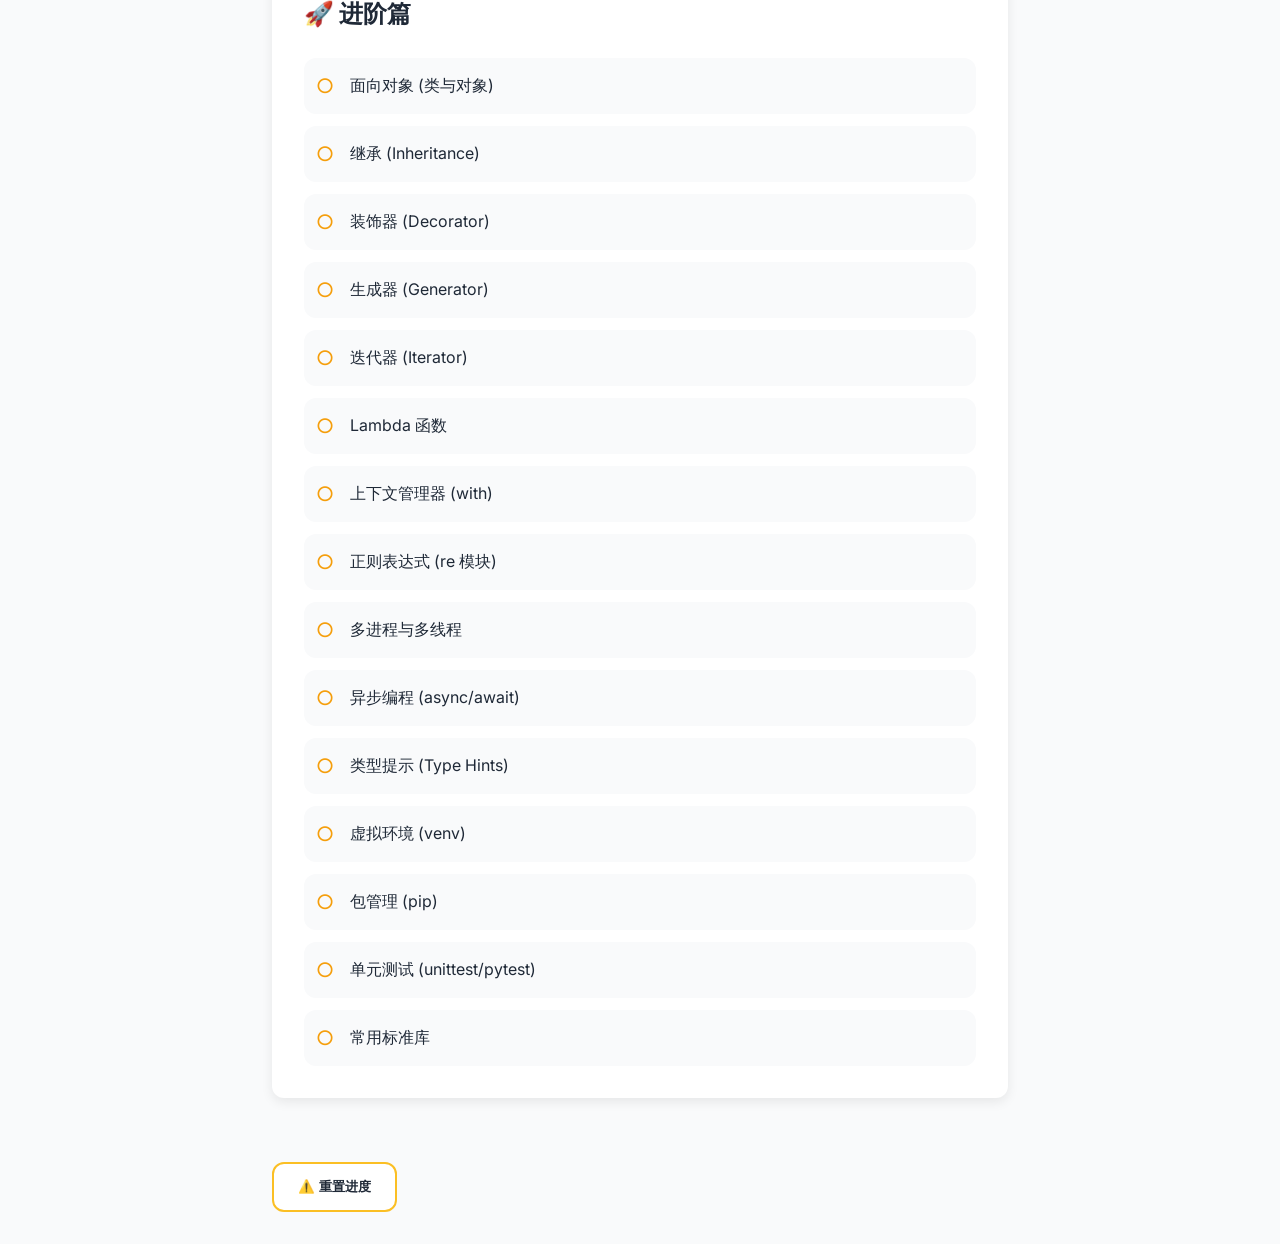
<file: progress.html>
<!DOCTYPE html>
<html lang="zh-CN">
<head>
  <meta charset="UTF-8">
  <meta name="viewport" content="width=device-width, initial-scale=1.0">
  <title>进度 - Python 零基础学习工坊</title>
  <meta name="description" content="查看你的学习进度">
  <link rel="icon" href="data:image/svg+xml,<svg xmlns='http://www.w3.org/2000/svg' viewBox='0 0 100 100'><text y='.9em' font-size='90'>🐍</text></svg>">
  <link rel="manifest" href="/manifest.json">
  <meta name="theme-color" content="#FBBF24">
  <link href="https://fonts.googleapis.com/css2?family=Inter:wght@300;400;500;600;700&display=swap" rel="stylesheet">
  <link rel="stylesheet" href="css/minimal.css">
</head>
<body>
  <header class="site-header">
    <nav class="nav-container">
      <a href="index.html" class="logo">🐍 Python 学习工坊</a>
      <div class="nav-links">
        <a href="learn.html">学习</a>
        <a href="flashcard.html">闪卡</a>
        <a href="roots.html">索引</a>
        <a href="progress.html" class="active">进度</a>
        <a href="install.html">📥 安装教程</a>
      </div>
    </nav>
  </header>

  <main>
    <div class="progress-container">
      <h1 class="page-title">学习进度</h1>
      
      <div class="stats-overview">
        <div class="stat-box">
          <div class="stat-number" id="total-learned">0</div>
          <div class="stat-label">已学习</div>
        </div>
        <div class="stat-box">
          <div class="stat-number" id="total-mastered">0</div>
          <div class="stat-label">已掌握</div>
        </div>
        <div class="stat-box">
          <div class="stat-number" id="progress-percent">0%</div>
          <div class="stat-label">完成率</div>
        </div>
      </div>

      <div class="progress-section">
        <h2>📚 基础篇</h2>
        <div class="mastery-list" id="basic-list"></div>
      </div>

      <div class="progress-section">
        <h2>🚀 进阶篇</h2>
        <div class="mastery-list" id="advanced-list"></div>
      </div>

      <button class="btn btn-secondary" onclick="resetProgress()" style="margin-top: 2rem;">⚠️ 重置进度</button>
    </div>
  </main>

  <script src="js/wordData.js"></script>
  <script src="js/storage.js"></script>
  <script>
    function renderProgress() {
      const progress = ProgressStorage.getProgress();
      const mastered = ProgressStorage.getMastered();
      
      document.getElementById('total-learned').textContent = progress.current + 1;
      document.getElementById('total-mastered').textContent = mastered.length;
      document.getElementById('progress-percent').textContent = Math.round((progress.current + 1) / WordRoots.length * 100) + '%';
      
      const basicList = document.getElementById('basic-list');
      const advancedList = document.getElementById('advanced-list');
      
      const basic = WordRoots.filter(i => i.origin === '基础篇');
      const advanced = WordRoots.filter(i => i.origin === '进阶篇');
      
      basicList.innerHTML = basic.map(i => `
        <div class="mastery-item ${mastered.includes(i.id) ? 'mastered' : ''}">
          <span class="mastery-status">${mastered.includes(i.id) ? '✓' : '○'}</span>
          <span class="mastery-name">${i.root}</span>
        </div>
      `).join('');
      
      advancedList.innerHTML = advanced.map(i => `
        <div class="mastery-item ${mastered.includes(i.id) ? 'mastered' : ''}">
          <span class="mastery-status">${mastered.includes(i.id) ? '✓' : '○'}</span>
          <span class="mastery-name">${i.root}</span>
        </div>
      `).join('');
    }

    function resetProgress() {
      if (confirm('确定要重置所有学习进度吗？')) {
        localStorage.removeItem('pythonLearningProgress');
        localStorage.removeItem('pythonMasteredItems');
        renderProgress();
      }
    }

    document.addEventListener('DOMContentLoaded', renderProgress);
  </script>
</body>
</html>
</file>
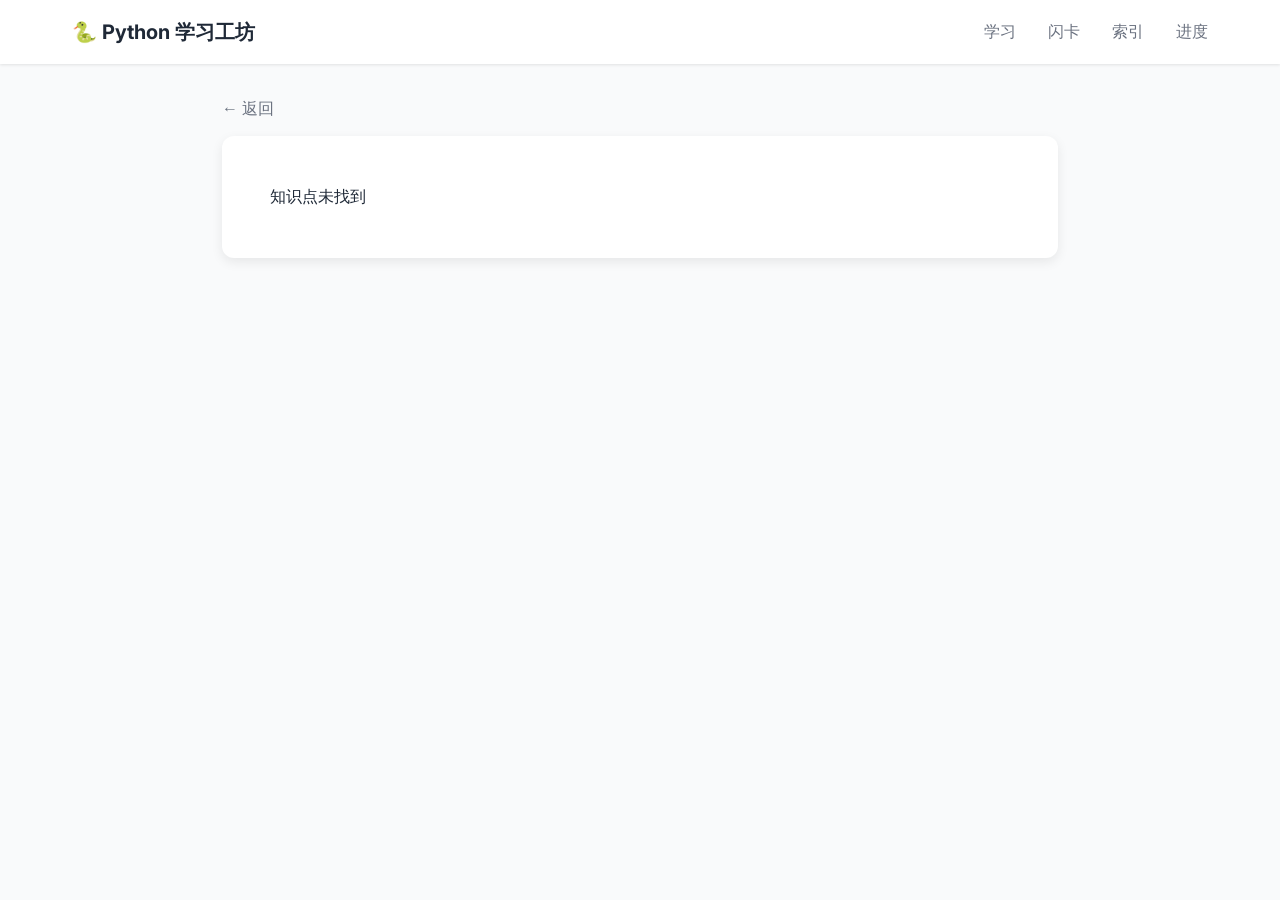
<file: root-detail.html>
<!DOCTYPE html>
<html lang="zh-CN">
<head>
  <meta charset="UTF-8">
  <meta name="viewport" content="width=device-width, initial-scale=1.0">
  <title>知识点详情 - Python 零基础学习工坊</title>
  <link rel="icon" href="data:image/svg+xml,<svg xmlns='http://www.w3.org/2000/svg' viewBox='0 0 100 100'><text y='.9em' font-size='90'>🐍</text></svg>">
  <link rel="manifest" href="/manifest.json">
  <meta name="theme-color" content="#FBBF24">
  <link href="https://fonts.googleapis.com/css2?family=Inter:wght@300;400;500;600;700&display=swap" rel="stylesheet">
  <link rel="stylesheet" href="css/minimal.css">
</head>
<body>
  <header class="site-header">
    <nav class="nav-container">
      <a href="index.html" class="logo">🐍 Python 学习工坊</a>
      <div class="nav-links">
        <a href="learn.html">学习</a>
        <a href="flashcard.html">闪卡</a>
        <a href="roots.html">索引</a>
        <a href="progress.html">进度</a>
      </div>
    </nav>
  </header>

  <main>
    <div class="detail-container">
      <button class="btn-back" onclick="history.back()">← 返回</button>
      
      <article class="detail-card" id="detail-card">
        <div class="detail-header">
          <span class="detail-origin" id="detail-origin"></span>
          <span class="detail-id" id="detail-id"></span>
        </div>
        
        <h1 class="detail-title" id="detail-title"></h1>
        <div class="detail-meaning" id="detail-meaning"></div>
        <div class="detail-description" id="detail-description"></div>
        
        <section class="detail-section">
          <h2>💡 实例</h2>
          <div class="examples-detail" id="examples-detail"></div>
        </section>
        
        <section class="detail-section">
          <h2>📝 小测试</h2>
          <div class="quiz-detail" id="quiz-detail"></div>
        </section>
      </article>
    </div>
  </main>

  <script src="js/wordData.js"></script>
  <script>
    function loadDetail() {
      const params = new URLSearchParams(window.location.search);
      const id = parseInt(params.get('id'));
      const item = WordRoots.find(i => i.id === id);
      
      if (!item) {
        document.getElementById('detail-card').innerHTML = '<p>知识点未找到</p>';
        return;
      }
      
      document.title = item.root + ' - Python 学习工坊';
      document.getElementById('detail-origin').textContent = item.origin;
      document.getElementById('detail-id').textContent = '#' + item.id;
      document.getElementById('detail-title').textContent = item.root;
      document.getElementById('detail-meaning').textContent = item.meaning;
      document.getElementById('detail-description').textContent = item.description;
      
      document.getElementById('examples-detail').innerHTML = item.examples.map(ex => `
        <div class="example-detail">
          <div class="example-title"><strong>${ex.word}</strong></div>
          <div class="example-meaning">${ex.meaning}</div>
          <div class="example-explanation">${ex.explanation}</div>
        </div>
      `).join('');
      
      if (item.quiz) {
        document.getElementById('quiz-detail').innerHTML = `
          <div class="quiz-question">${item.quiz.question}</div>
          <div class="quiz-options">
            ${item.quiz.options.map((opt, i) => `<button class="quiz-option" onclick="checkAnswer(this, ${i}, ${item.quiz.correctAnswer})">${opt}</button>`).join('')}
          </div>
          <div class="quiz-feedback" id="quiz-feedback"></div>
        `;
      }
    }

    function checkAnswer(btn, selected, correct) {
      const feedback = document.getElementById('quiz-feedback');
      const options = document.querySelectorAll('.quiz-option');
      options.forEach((opt, i) => {
        opt.disabled = true;
        if (i === correct) opt.classList.add('correct');
        else if (i === selected) opt.classList.add('incorrect');
      });
      feedback.textContent = selected === correct ? '✅ 回答正确！' : '❌ 正确答案已标绿';
      feedback.className = 'quiz-feedback ' + (selected === correct ? 'correct' : 'incorrect');
    }

    document.addEventListener('DOMContentLoaded', loadDetail);
  </script>
</body>
</html>
</file>
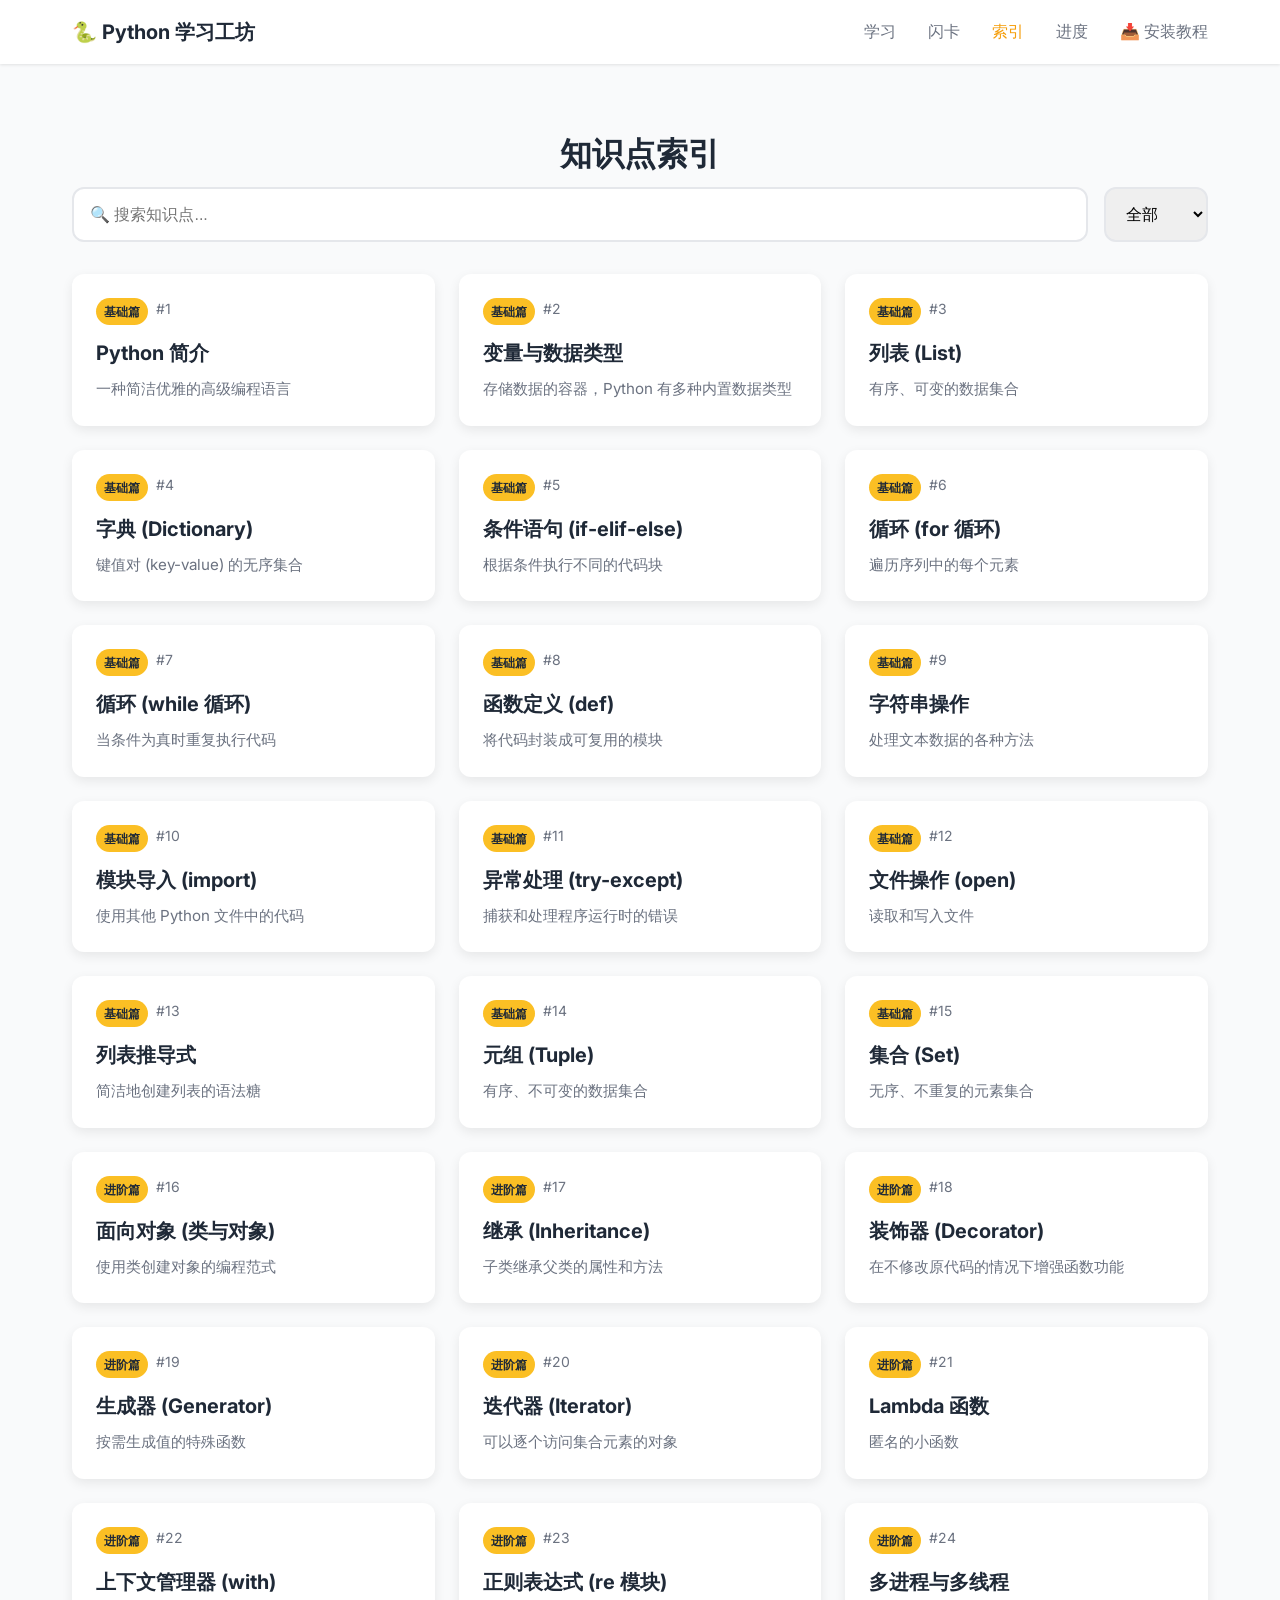
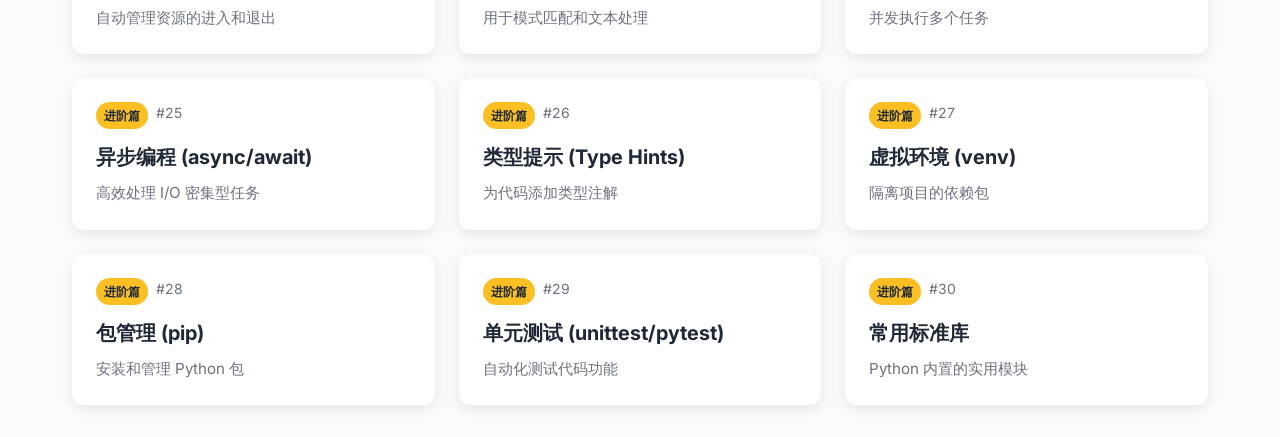
<file: roots.html>
<!DOCTYPE html>
<html lang="zh-CN">
<head>
  <meta charset="UTF-8">
  <meta name="viewport" content="width=device-width, initial-scale=1.0">
  <title>索引 - Python 零基础学习工坊</title>
  <meta name="description" content="浏览所有 Python 知识点">
  <link rel="icon" href="data:image/svg+xml,<svg xmlns='http://www.w3.org/2000/svg' viewBox='0 0 100 100'><text y='.9em' font-size='90'>🐍</text></svg>">
  <link rel="manifest" href="/manifest.json">
  <meta name="theme-color" content="#FBBF24">
  <link href="https://fonts.googleapis.com/css2?family=Inter:wght@300;400;500;600;700&display=swap" rel="stylesheet">
  <link rel="stylesheet" href="css/minimal.css">
</head>
<body>
  <header class="site-header">
    <nav class="nav-container">
      <a href="index.html" class="logo">🐍 Python 学习工坊</a>
      <div class="nav-links">
        <a href="learn.html">学习</a>
        <a href="flashcard.html">闪卡</a>
        <a href="roots.html" class="active">索引</a>
        <a href="progress.html">进度</a>
        <a href="install.html">📥 安装教程</a>
      </div>
    </nav>
  </header>

  <main>
    <div class="roots-container">
      <h1 class="page-title">知识点索引</h1>
      
      <div class="search-box">
        <input type="text" id="search-input" placeholder="🔍 搜索知识点..." oninput="filterRoots()">
        <select id="filter-origin" onchange="filterRoots()">
          <option value="">全部</option>
          <option value="基础篇">基础篇</option>
          <option value="进阶篇">进阶篇</option>
        </select>
      </div>

      <div class="roots-grid" id="roots-grid"></div>
    </div>
  </main>

  <script src="js/wordData.js"></script>
  <script>
    function filterRoots() {
      const search = document.getElementById('search-input').value.toLowerCase();
      const origin = document.getElementById('filter-origin').value;
      const grid = document.getElementById('roots-grid');
      
      const filtered = WordRoots.filter(item => {
        const matchSearch = item.root.toLowerCase().includes(search) || item.meaning.toLowerCase().includes(search);
        const matchOrigin = !origin || item.origin === origin;
        return matchSearch && matchOrigin;
      });
      
      grid.innerHTML = filtered.map(item => `
        <a href="root-detail.html?id=${item.id}" class="root-card">
          <div class="root-header">
            <span class="root-origin">${item.origin}</span>
            <span class="root-id">#${item.id}</span>
          </div>
          <h3 class="root-title">${item.root}</h3>
          <p class="root-meaning">${item.meaning}</p>
        </a>
      `).join('');
    }

    document.addEventListener('DOMContentLoaded', filterRoots);
  </script>
</body>
</html>
</file>
<file: css/minimal.css>
/* Python 学习工坊 - 极简样式 */
:root {
  --color-primary: #FBBF24;
  --color-primary-dark: #F59E0B;
  --color-text: #1F2937;
  --color-text-light: #6B7280;
  --color-bg: #F9FAFB;
  --color-white: #FFFFFF;
  --radius: 12px;
  --shadow: 0 4px 12px rgba(0,0,0,0.08);
}

* { box-sizing: border-box; margin: 0; padding: 0; }

body {
  font-family: 'Inter', -apple-system, BlinkMacSystemFont, sans-serif;
  background: var(--color-bg);
  color: var(--color-text);
  line-height: 1.6;
}

a { text-decoration: none; color: inherit; }

/* Header */
.site-header {
  background: var(--color-white);
  box-shadow: 0 1px 3px rgba(0,0,0,0.1);
  position: sticky;
  top: 0;
  z-index: 100;
}

.nav-container {
  max-width: 1200px;
  margin: 0 auto;
  padding: 1rem 2rem;
  display: flex;
  justify-content: space-between;
  align-items: center;
}

.logo {
  font-size: 1.25rem;
  font-weight: 700;
  color: var(--color-text);
}

.nav-links {
  display: flex;
  gap: 2rem;
}

.nav-links a {
  color: var(--color-text-light);
  font-weight: 500;
  transition: color 0.2s;
}

.nav-links a:hover, .nav-links a.active {
  color: var(--color-primary-dark);
}

/* Hero Section */
.hero {
  max-width: 1200px;
  margin: 0 auto;
  padding: 4rem 2rem;
  display: grid;
  grid-template-columns: 1fr 1fr;
  gap: 4rem;
  align-items: center;
}

.hero-title {
  font-size: 3rem;
  font-weight: 700;
  line-height: 1.2;
  margin-bottom: 1.5rem;
}

.title-line {
  display: block;
  background: linear-gradient(135deg, var(--color-primary) 0%, var(--color-primary-dark) 100%);
  -webkit-background-clip: text;
  -webkit-text-fill-color: transparent;
  background-clip: text;
}

.hero-subtitle {
  font-size: 1.25rem;
  color: var(--color-text-light);
  margin-bottom: 2rem;
}

.hero-cta {
  display: flex;
  gap: 1rem;
}

.btn {
  padding: 0.875rem 1.5rem;
  border-radius: var(--radius);
  font-weight: 600;
  cursor: pointer;
  border: none;
  transition: all 0.2s;
  display: inline-block;
}

.btn-primary {
  background: var(--color-primary);
  color: var(--color-text);
}

.btn-primary:hover {
  background: var(--color-primary-dark);
}

.btn-secondary {
  background: var(--color-white);
  color: var(--color-text);
  border: 2px solid var(--color-primary);
}

.btn-secondary:hover {
  background: var(--color-primary);
}

/* Code Preview */
.code-preview {
  background: #1F2937;
  color: #F3F4F6;
  padding: 2rem;
  border-radius: var(--radius);
  font-family: 'Courier New', monospace;
  font-size: 0.9rem;
  line-height: 1.8;
  box-shadow: var(--shadow);
}

.code-keyword { color: #F472B6; }
.code-string { color: #34D399; }
.code-function { color: #60A5FA; }
.code-number { color: #FBBF24; }
.code-indent { padding-left: 2rem; }

/* Stats Section */
.stats-section {
  background: var(--color-white);
  padding: 3rem 2rem;
}

.stats-container {
  max-width: 800px;
  margin: 0 auto;
  display: grid;
  grid-template-columns: repeat(3, 1fr);
  gap: 2rem;
}

.stat-card {
  text-align: center;
}

.stat-value {
  font-size: 3rem;
  font-weight: 700;
  color: var(--color-primary-dark);
}

.stat-label {
  color: var(--color-text-light);
  margin-top: 0.5rem;
}

/* Learning Path */
.learning-path {
  max-width: 1200px;
  margin: 0 auto;
  padding: 4rem 2rem;
}

.section-title {
  font-size: 2rem;
  font-weight: 700;
  text-align: center;
  margin-bottom: 3rem;
}

.path-grid {
  display: grid;
  grid-template-columns: repeat(3, 1fr);
  gap: 2rem;
}

.path-card {
  background: var(--color-white);
  padding: 2rem;
  border-radius: var(--radius);
  box-shadow: var(--shadow);
  text-align: center;
}

.path-icon {
  font-size: 3rem;
  margin-bottom: 1rem;
}

.path-card h3 {
  margin-bottom: 1rem;
}

.path-card p {
  color: var(--color-text-light);
  margin-bottom: 1rem;
}

.path-count {
  display: inline-block;
  background: var(--color-primary);
  padding: 0.5rem 1rem;
  border-radius: 999px;
  font-weight: 600;
  font-size: 0.875rem;
}

/* Features */
.features {
  background: var(--color-white);
  padding: 4rem 2rem;
}

.feature-grid {
  max-width: 1200px;
  margin: 0 auto;
  display: grid;
  grid-template-columns: repeat(4, 1fr);
  gap: 2rem;
}

.feature-item {
  text-align: center;
}

.feature-icon {
  font-size: 2.5rem;
  margin-bottom: 1rem;
}

.feature-item h4 {
  margin-bottom: 0.5rem;
}

.feature-item p {
  color: var(--color-text-light);
  font-size: 0.9rem;
}

/* Footer */
.site-footer {
  background: #1F2937;
  color: var(--color-white);
  padding: 4rem 2rem;
  text-align: center;
}

.footer-content h3 {
  font-size: 1.5rem;
  margin-bottom: 1rem;
}

.footer-content p {
  color: #9CA3AF;
  max-width: 600px;
  margin: 0 auto;
}

/* Page Layout */
.page-title {
  font-size: 2rem;
  font-weight: 700;
  text-align: center;
  margin: 2rem 0 0.5rem;
}

.page-subtitle {
  text-align: center;
  color: var(--color-text-light);
  margin-bottom: 2rem;
}

/* Learn Page */
.learn-page {
  max-width: 900px;
  margin: 0 auto;
  padding: 2rem;
}

.learn-container {
  background: var(--color-white);
  border-radius: var(--radius);
  box-shadow: var(--shadow);
  overflow: hidden;
}

.learn-header {
  display: flex;
  justify-content: space-between;
  align-items: center;
  padding: 1rem 2rem;
  background: var(--color-bg);
  border-bottom: 1px solid #E5E7EB;
}

.learn-progress {
  font-weight: 600;
  color: var(--color-primary-dark);
}

.learn-card {
  padding: 3rem 2rem;
}

.card-header {
  display: flex;
  gap: 1rem;
  margin-bottom: 1rem;
}

.card-origin {
  background: var(--color-primary);
  padding: 0.25rem 0.75rem;
  border-radius: 999px;
  font-size: 0.875rem;
  font-weight: 600;
}

.card-id {
  color: var(--color-text-light);
}

.card-title {
  font-size: 2rem;
  margin-bottom: 1rem;
}

.card-meaning {
  font-size: 1.25rem;
  color: var(--color-text-light);
  margin-bottom: 2rem;
  padding-bottom: 2rem;
  border-bottom: 1px solid #E5E7EB;
}

.card-description {
  font-size: 1.1rem;
  line-height: 1.8;
  margin-bottom: 2rem;
}

.card-examples h3, .card-quiz h3 {
  margin-bottom: 1rem;
}

.examples-list {
  display: grid;
  gap: 1rem;
  margin-bottom: 2rem;
}

.example-item {
  background: var(--color-bg);
  padding: 1rem;
  border-radius: var(--radius);
  border-left: 4px solid var(--color-primary);
}

.example-word {
  font-weight: 600;
  margin-bottom: 0.5rem;
}

.example-explanation {
  color: var(--color-text-light);
  font-size: 0.95rem;
}

.quiz-question {
  font-weight: 600;
  margin-bottom: 1rem;
}

.quiz-options {
  display: grid;
  gap: 0.75rem;
  margin-bottom: 1rem;
}

.quiz-option {
  padding: 1rem;
  border: 2px solid #E5E7EB;
  border-radius: var(--radius);
  background: var(--color-white);
  cursor: pointer;
  text-align: left;
  transition: all 0.2s;
}

.quiz-option:hover:not(:disabled) {
  border-color: var(--color-primary);
}

.quiz-option.correct {
  background: #D1FAE5;
  border-color: #10B981;
}

.quiz-option.incorrect {
  background: #FEE2E2;
  border-color: #EF4444;
}

.quiz-feedback {
  padding: 1rem;
  border-radius: var(--radius);
  font-weight: 600;
}

.quiz-feedback.correct {
  background: #D1FAE5;
  color: #065F46;
}

.quiz-feedback.incorrect {
  background: #FEE2E2;
  color: #991B1B;
}

.learn-navigation {
  display: flex;
  justify-content: space-between;
  padding: 1.5rem 2rem;
  background: var(--color-bg);
  border-top: 1px solid #E5E7EB;
}

.btn-mark.mastered {
  background: #10B981;
  color: white;
}

/* Roots Page */
.roots-container {
  max-width: 1200px;
  margin: 0 auto;
  padding: 2rem;
}

.search-box {
  display: flex;
  gap: 1rem;
  margin-bottom: 2rem;
}

#search-input {
  flex: 1;
  padding: 1rem;
  border: 2px solid #E5E7EB;
  border-radius: var(--radius);
  font-size: 1rem;
}

#filter-origin {
  padding: 1rem;
  border: 2px solid #E5E7EB;
  border-radius: var(--radius);
  font-size: 1rem;
}

.roots-grid {
  display: grid;
  grid-template-columns: repeat(auto-fill, minmax(350px, 1fr));
  gap: 1.5rem;
}

.root-card {
  background: var(--color-white);
  padding: 1.5rem;
  border-radius: var(--radius);
  box-shadow: var(--shadow);
  transition: transform 0.2s;
}

.root-card:hover {
  transform: translateY(-4px);
}

.root-header {
  display: flex;
  gap: 0.5rem;
  margin-bottom: 0.75rem;
}

.root-origin {
  background: var(--color-primary);
  padding: 0.25rem 0.5rem;
  border-radius: 999px;
  font-size: 0.75rem;
  font-weight: 600;
}

.root-id {
  color: var(--color-text-light);
  font-size: 0.875rem;
}

.root-title {
  font-size: 1.25rem;
  margin-bottom: 0.5rem;
}

.root-meaning {
  color: var(--color-text-light);
  font-size: 0.95rem;
}

/* Progress Page */
.progress-container {
  max-width: 800px;
  margin: 0 auto;
  padding: 2rem;
}

.stats-overview {
  display: grid;
  grid-template-columns: repeat(3, 1fr);
  gap: 2rem;
  margin-bottom: 3rem;
}

.stat-box {
  background: var(--color-white);
  padding: 2rem;
  border-radius: var(--radius);
  text-align: center;
  box-shadow: var(--shadow);
}

.stat-number {
  font-size: 2.5rem;
  font-weight: 700;
  color: var(--color-primary-dark);
}

.stat-label {
  color: var(--color-text-light);
  margin-top: 0.5rem;
}

.progress-section {
  background: var(--color-white);
  padding: 2rem;
  border-radius: var(--radius);
  margin-bottom: 2rem;
  box-shadow: var(--shadow);
}

.progress-section h2 {
  margin-bottom: 1.5rem;
}

.mastery-list {
  display: grid;
  gap: 0.75rem;
}

.mastery-item {
  display: flex;
  align-items: center;
  gap: 1rem;
  padding: 0.75rem;
  border-radius: var(--radius);
  background: var(--color-bg);
}

.mastery-item.mastered {
  background: #D1FAE5;
}

.mastery-status {
  font-size: 1.25rem;
  color: var(--color-primary-dark);
}

.mastery-name {
  flex: 1;
}

/* Detail Page */
.detail-container {
  max-width: 900px;
  margin: 0 auto;
  padding: 2rem;
}

.btn-back {
  background: none;
  border: none;
  font-size: 1rem;
  cursor: pointer;
  color: var(--color-text-light);
  margin-bottom: 1rem;
}

.detail-card {
  background: var(--color-white);
  padding: 3rem;
  border-radius: var(--radius);
  box-shadow: var(--shadow);
}

.detail-header {
  display: flex;
  gap: 1rem;
  margin-bottom: 1rem;
}

.detail-title {
  font-size: 2.5rem;
  margin-bottom: 1rem;
}

.detail-meaning {
  font-size: 1.25rem;
  color: var(--color-text-light);
  margin-bottom: 2rem;
  padding-bottom: 2rem;
  border-bottom: 1px solid #E5E7EB;
}

.detail-description {
  font-size: 1.1rem;
  line-height: 1.8;
  margin-bottom: 2rem;
}

.detail-section {
  margin-top: 2rem;
}

.detail-section h2 {
  margin-bottom: 1rem;
}

.examples-detail {
  display: grid;
  gap: 1rem;
}

.example-detail {
  background: var(--color-bg);
  padding: 1.5rem;
  border-radius: var(--radius);
  border-left: 4px solid var(--color-primary);
}

.example-title {
  font-weight: 600;
  margin-bottom: 0.5rem;
}

.example-meaning {
  color: var(--color-text-light);
  margin-bottom: 0.5rem;
}

.example-explanation {
  color: var(--color-text-light);
  font-size: 0.95rem;
}

/* Responsive */
@media (max-width: 768px) {
  .hero {
    grid-template-columns: 1fr;
    padding: 2rem 1rem;
  }
  
  .hero-title {
    font-size: 2rem;
  }
  
  .stats-container, .path-grid, .feature-grid {
    grid-template-columns: 1fr;
  }
  
  /* 手机端导航 - 简化显示 */
  .nav-container {
    padding: 0.75rem 1rem;
    flex-wrap: wrap;
  }
  
  .logo {
    font-size: 1rem;
    width: 100%;
    margin-bottom: 0.5rem;
  }
  
  .nav-links {
    display: flex;
    gap: 0.75rem;
    width: 100%;
    overflow-x: auto;
    padding-bottom: 0.25rem;
  }
  
  .nav-links a {
    font-size: 0.875rem;
    white-space: nowrap;
    padding: 0.25rem 0.5rem;
  }
  
  .learn-header {
    flex-direction: column;
    gap: 1rem;
  }
  
  .search-box {
    flex-direction: column;
  }
  
  .roots-grid {
    grid-template-columns: 1fr;
  }
  
  .stats-overview {
    grid-template-columns: 1fr;
  }
  
  .detail-card {
    padding: 1.5rem;
  }
}
</file>
